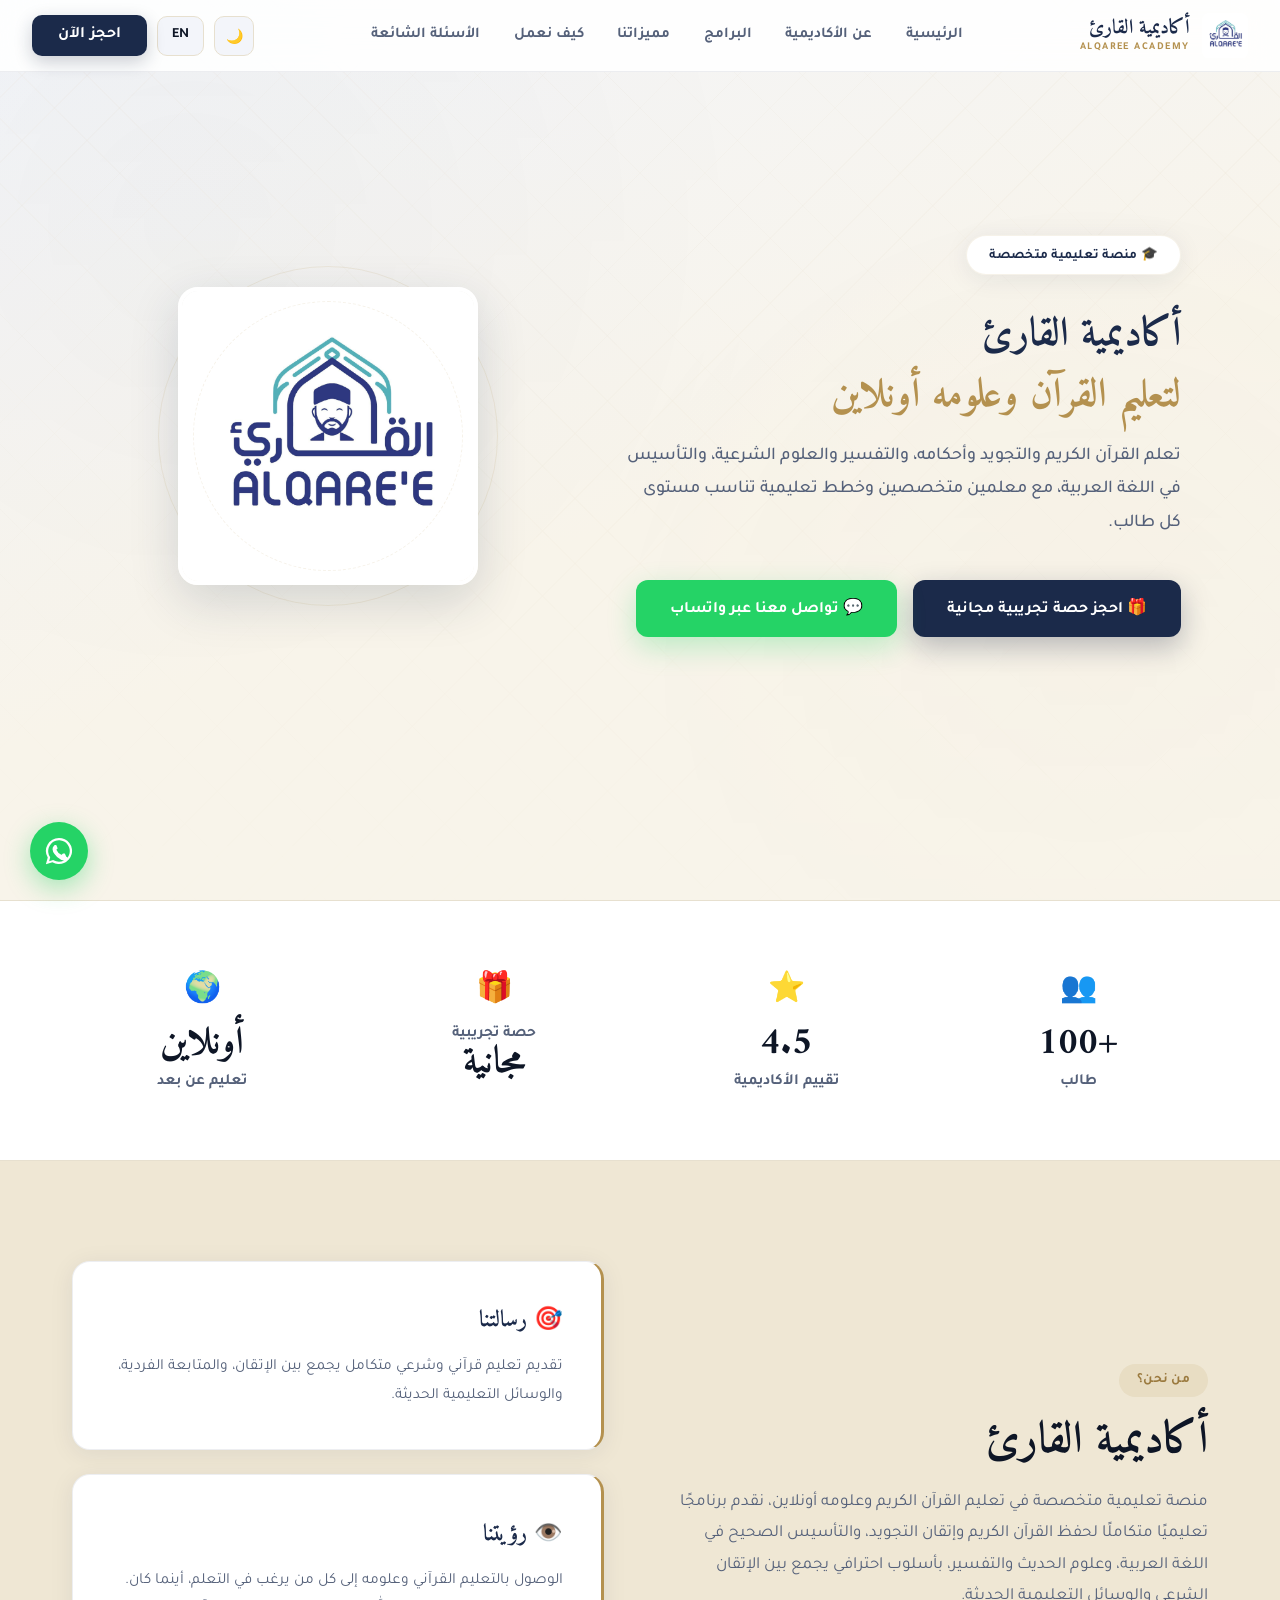
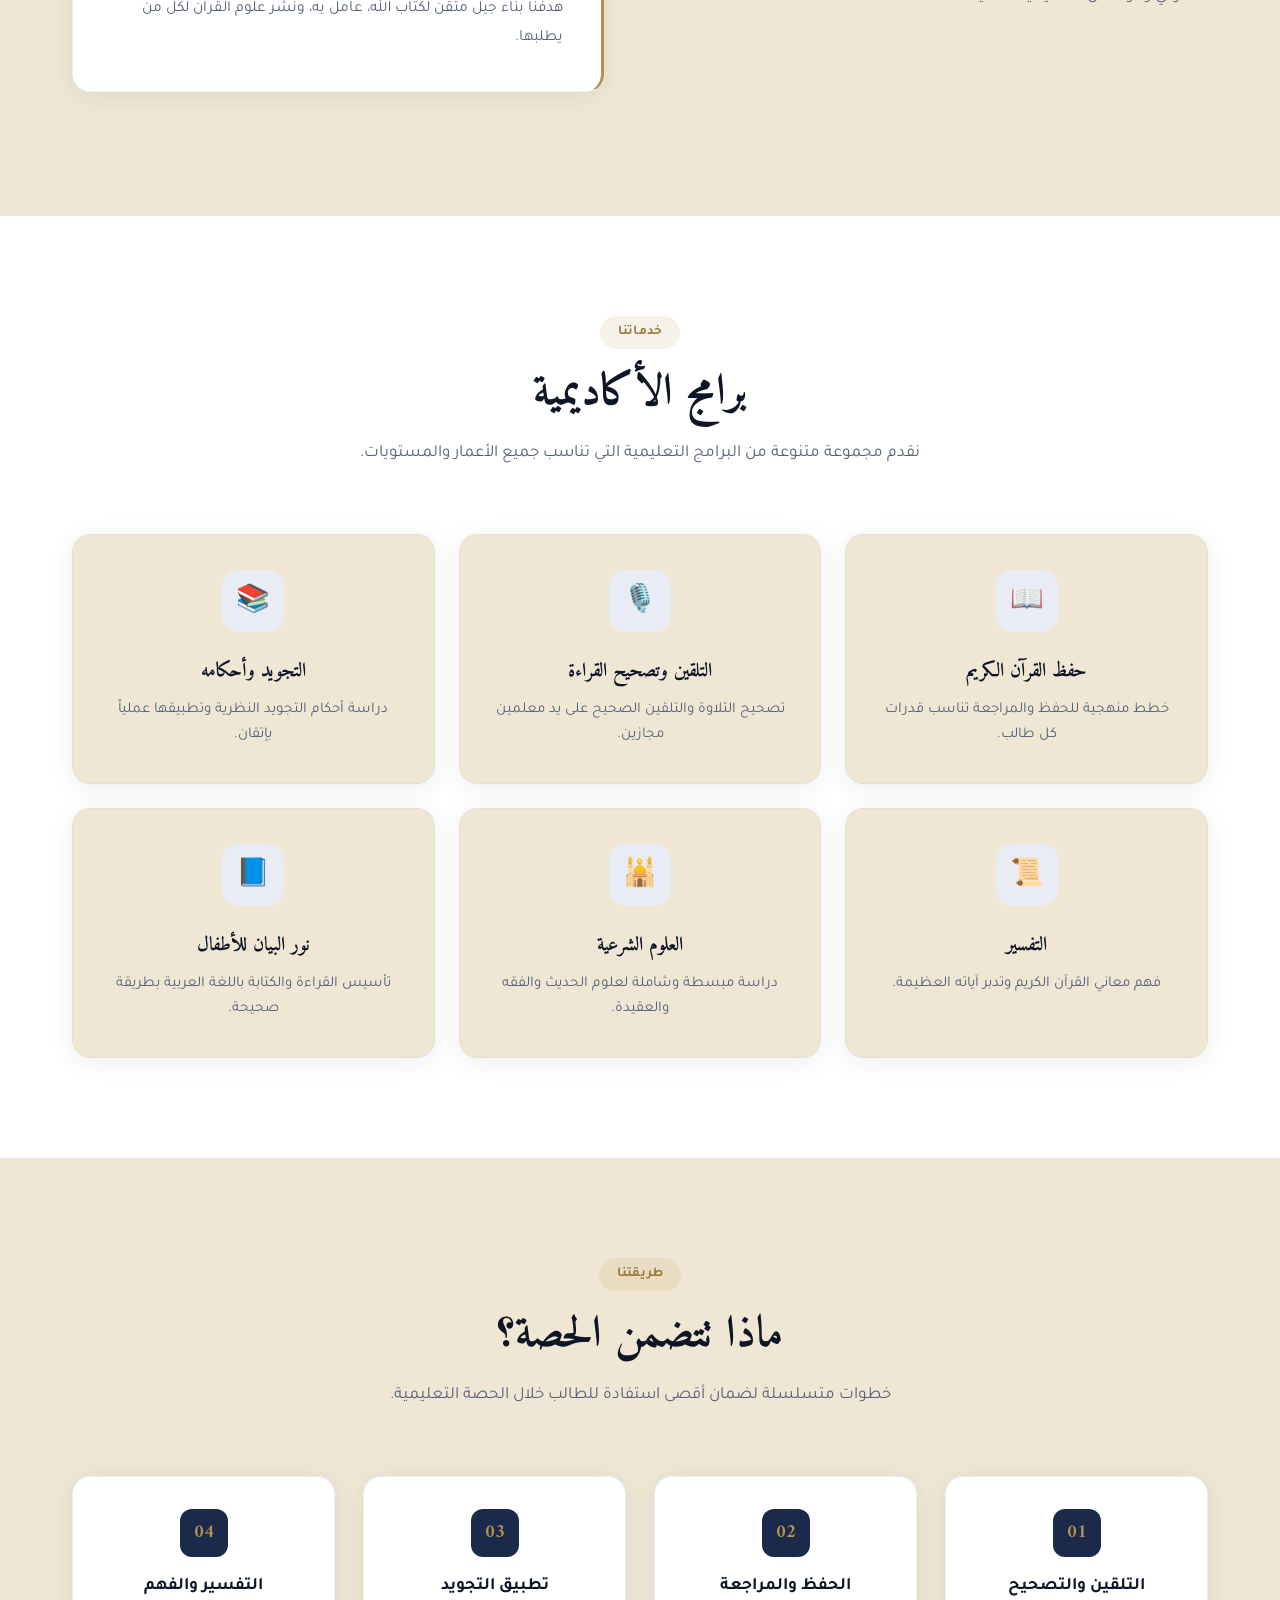
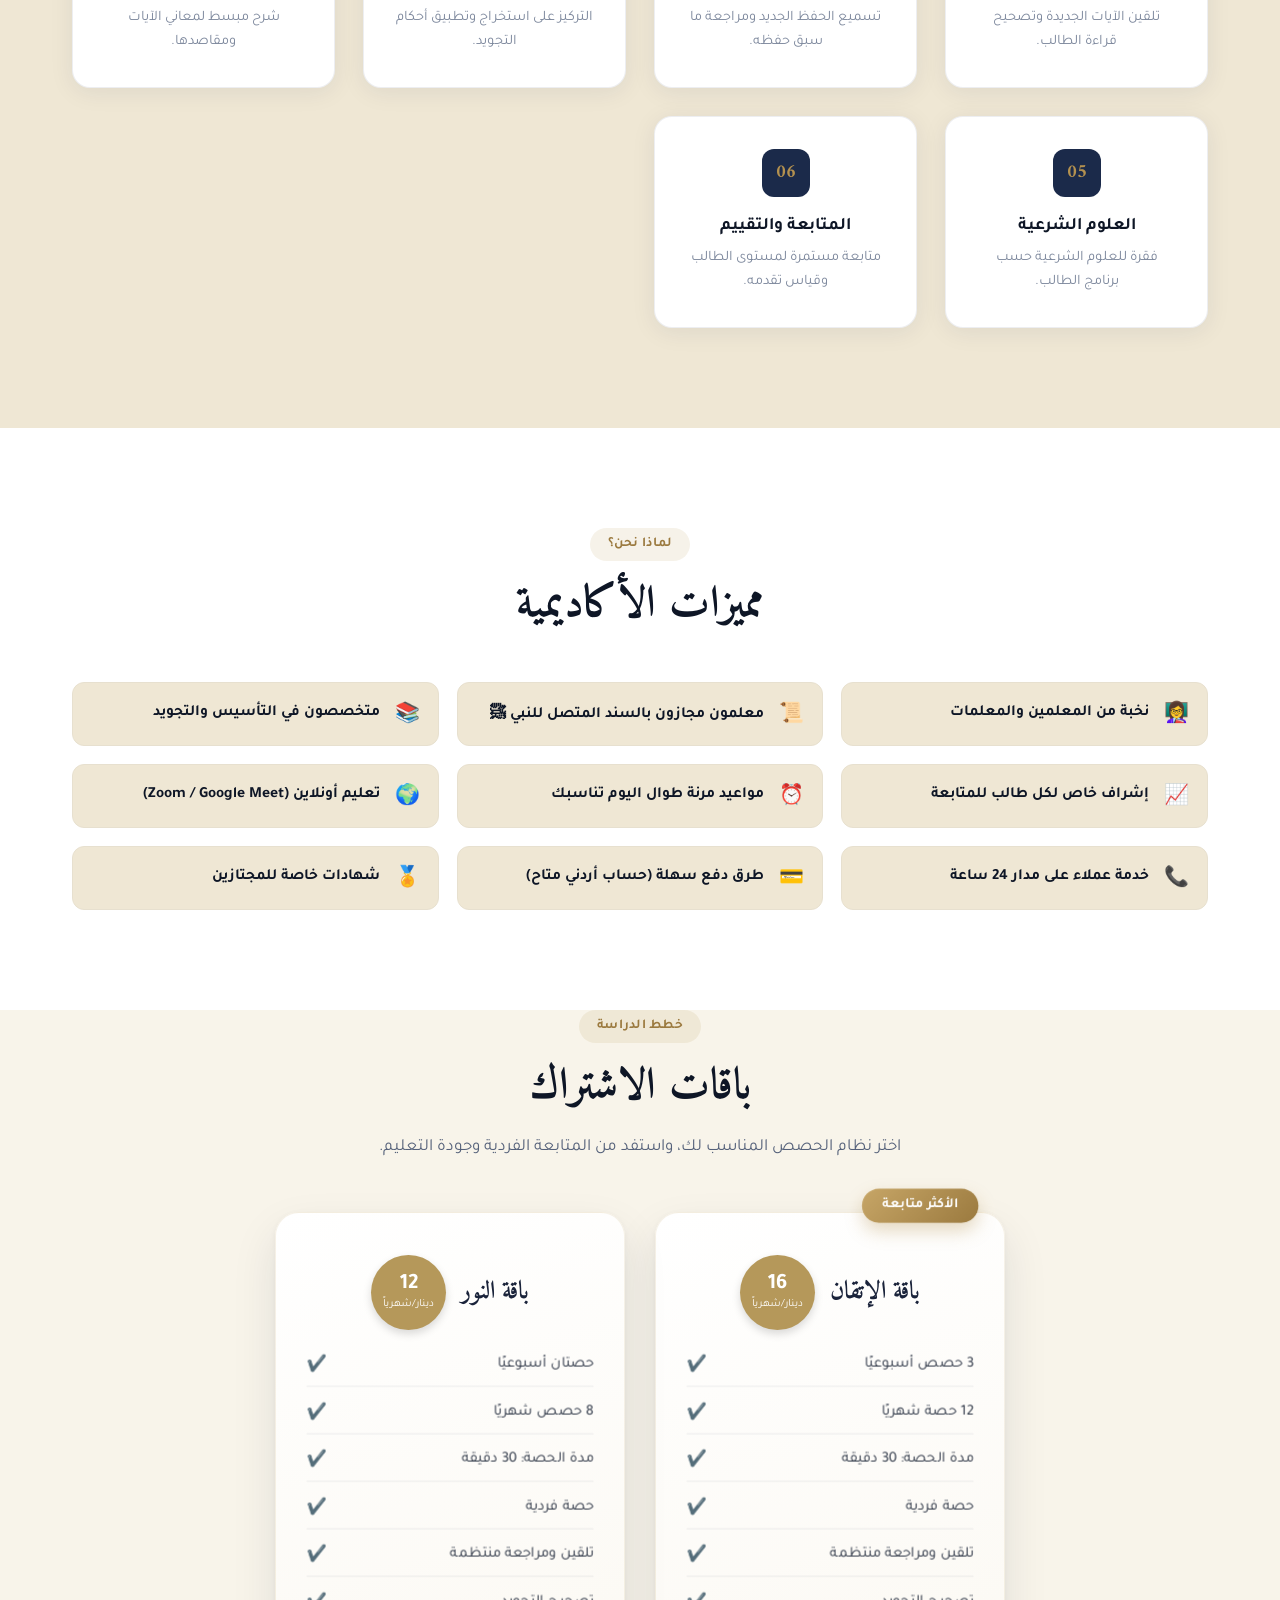
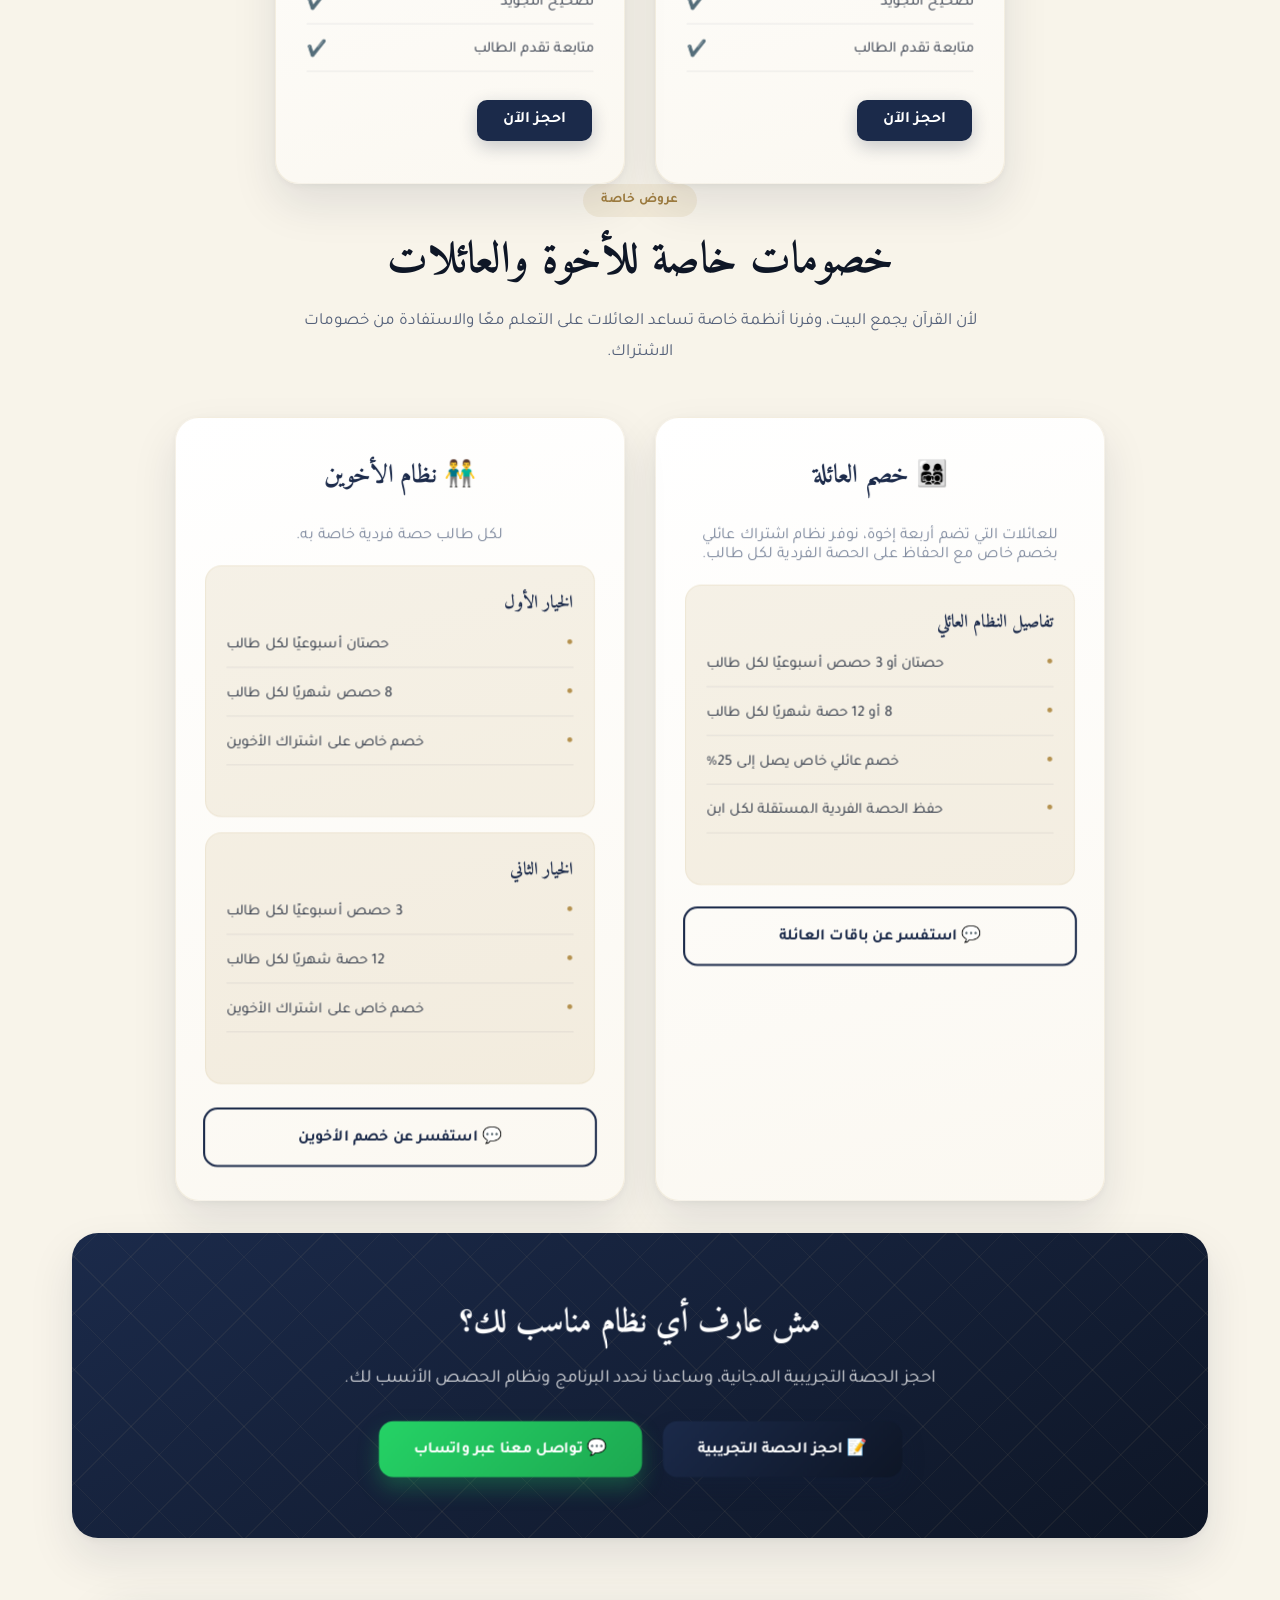
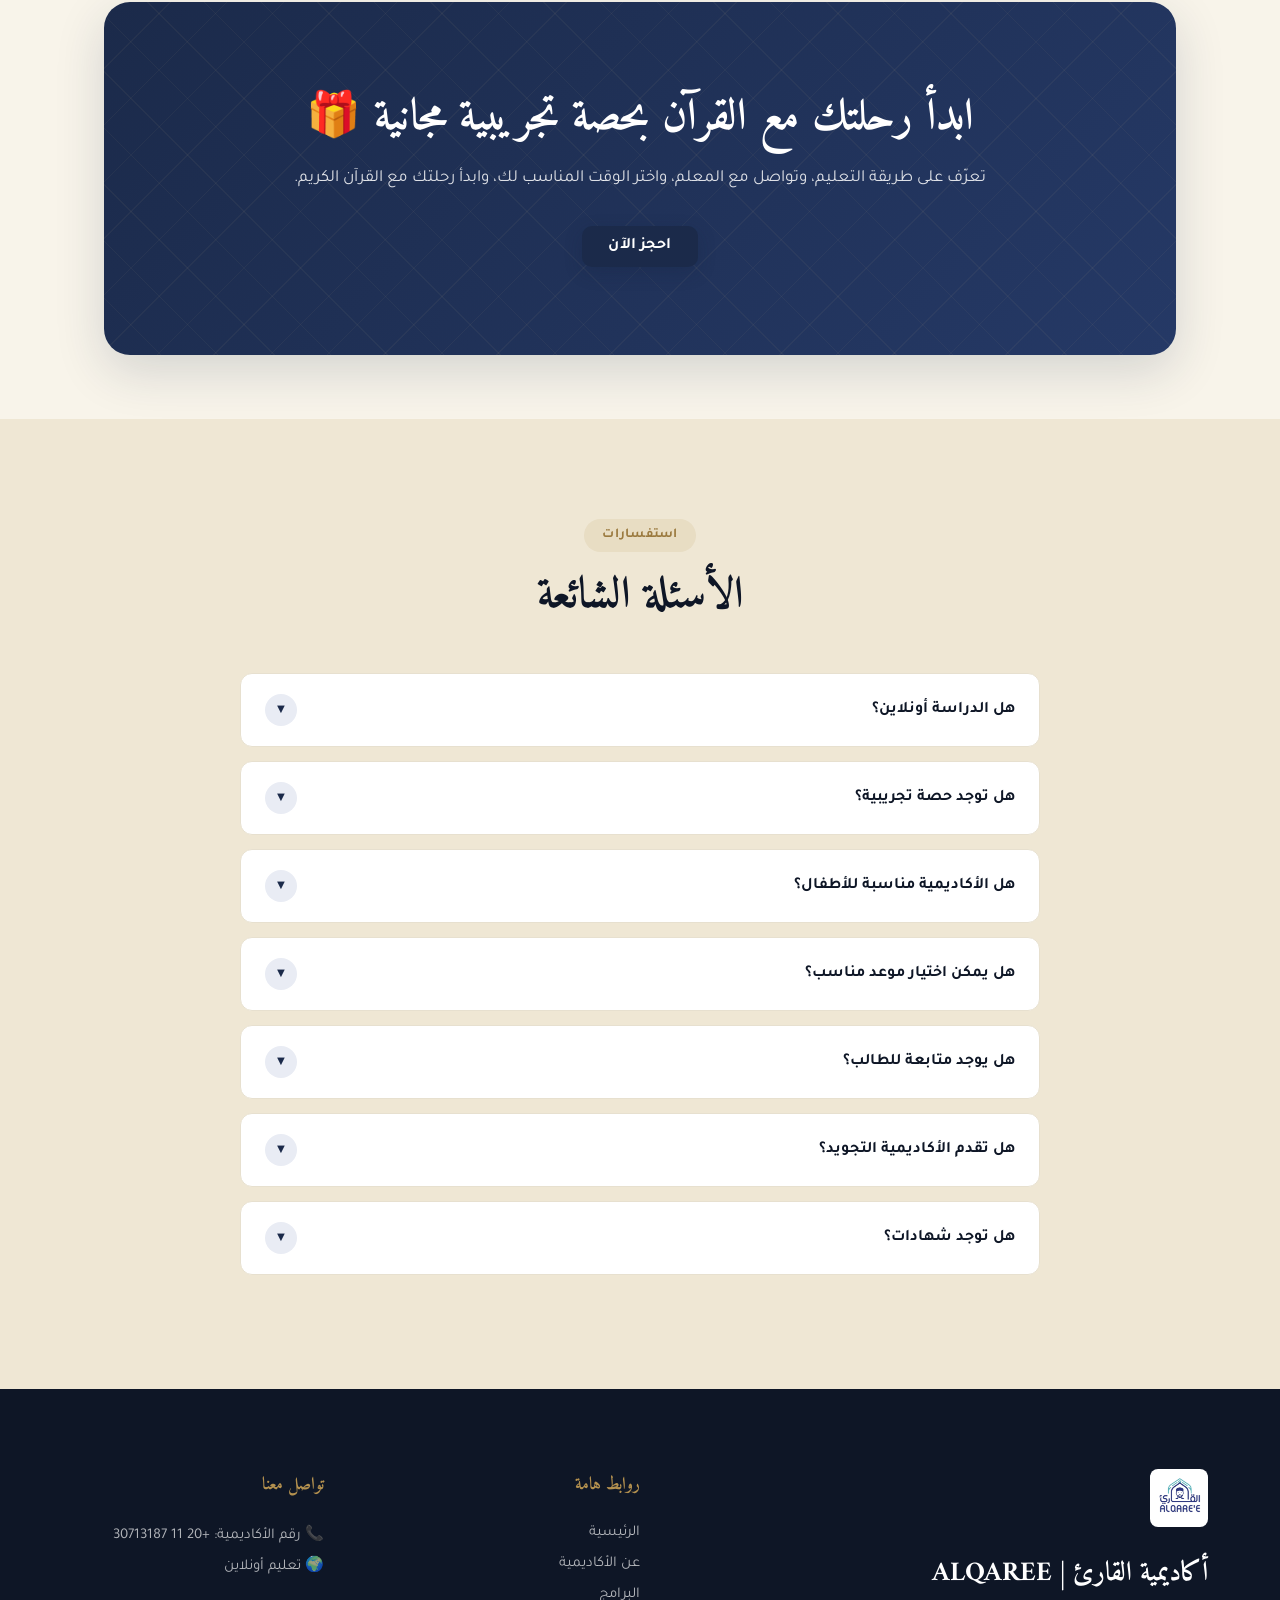
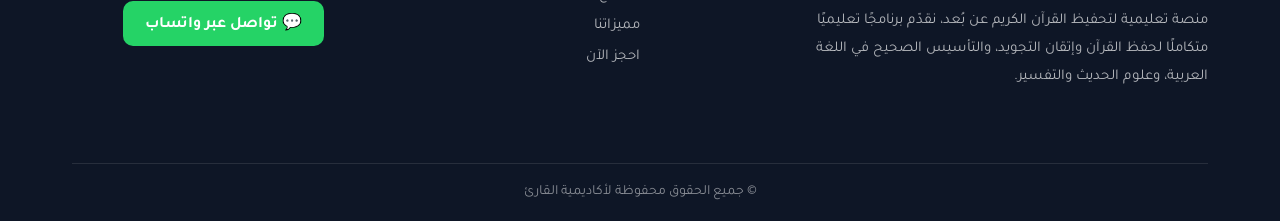
<file: index.html>
<!DOCTYPE html>
<html lang="ar" dir="rtl" data-theme="light">
<head>
<meta charset="UTF-8">
<meta name="viewport" content="width=device-width, initial-scale=1.0">
<title data-i18n="page_title">أكاديمية القارئ | تعليم القرآن الكريم والتجويد والعلوم الشرعية أونلاين</title>

<!-- Facebook Domain Verification -->
<meta name="facebook-domain-verification" content="b0ya1igfwfctsyfif7f6wbqthtu5ta" />

<!-- Meta Pixel Code -->
<script>
!function(f,b,e,v,n,t,s)
{if(f.fbq)return;n=f.fbq=function(){n.callMethod?
n.callMethod.apply(n,arguments):n.queue.push(arguments)};
if(!f._fbq)f._fbq=n;n.push=n;n.loaded=!0;n.version='2.0';
n.queue=[];t=b.createElement(e);t.async=!0;
t.src=v;s=b.getElementsByTagName(e)[0];
s.parentNode.insertBefore(t,s)}(window, document,'script',
'https://connect.facebook.net/en_US/fbevents.js');
fbq('init', '1614909166922702');
fbq('track', 'PageView');
</script>
<noscript><img height="1" width="1" style="display:none"
src="https://www.facebook.com/tr?id=1614909166922702&ev=PageView&noscript=1"
/></noscript>
<!-- End Meta Pixel Code -->

<meta name="description" content="أكاديمية القارئ لتعليم القرآن الكريم وحفظه، والتجويد وأحكامه، والتفسير، والعلوم الشرعية، ونور البيان للأطفال، أونلاين مع معلمين متخصصين وحصة تجريبية مجانية.">
<meta name="theme-color" content="#1B2A4A">
<link rel="preconnect" href="https://fonts.googleapis.com">
<link rel="preconnect" href="https://fonts.gstatic.com" crossorigin>
<link href="https://fonts.googleapis.com/css2?family=Amiri:wght@400;700&family=Tajawal:wght@300;400;500;700;800;900&family=Inter:wght@300;400;500;600;700&display=swap" rel="stylesheet">
<link rel="stylesheet" href="style.css">

<style>
    /* Helper Utility Classes for Clean HTML */
    .btn-link-styled {
        text-decoration: none;
        display: inline-block;
        text-align: center;
    }
    .btn-block-styled {
        text-decoration: none;
        display: block;
        text-align: center;
        margin-top: 20px;
    }
    .mt-space-2 {
        margin-top: 2rem;
    }
    .mt-space-15 {
        margin-top: 15px;
    }
</style>
</head>
<body>

<!-- NAVBAR -->
<nav id="navbar">
  <a class="nav-logo" href="#home">
    <img src="assets/logo.jpg" alt="أكاديمية القارئ">
    <div class="nav-logo-text">
      <div class="nav-logo-ar" data-i18n="logo_ar">أكاديمية القارئ</div>
      <div class="nav-logo-en">ALQAREE ACADEMY</div>
    </div>
  </a>
  <ul class="nav-links">
    <li><a href="#home" data-i18n="nav_home">الرئيسية</a></li>
    <li><a href="#about" data-i18n="nav_about">عن الأكاديمية</a></li>
    <li><a href="#services" data-i18n="nav_services">البرامج</a></li>
    <li><a href="#features" data-i18n="nav_features">مميزاتنا</a></li>
    <li><a href="#process" data-i18n="nav_process">كيف نعمل</a></li>
    <li><a href="#faq" data-i18n="nav_faq">الأسئلة الشائعة</a></li>
  </ul>
  <div class="nav-actions">
    <button class="theme-toggle" id="theme-toggle-btn" aria-label="تبديل الوضع الليلي والنهاري">🌙</button>
    <button class="lang-toggle" id="lang-toggle-btn" aria-label="تبديل اللغة">EN</button>
    <a href="./booking.html" class="nav-cta btn-link-styled" data-i18n="book_now">احجز الآن</a>
  </div>
  
  <button class="nav-hamburger" id="menu-btn" aria-label="فتح القائمة" aria-expanded="false" aria-controls="mobile-menu">
    <span></span><span></span><span></span>
  </button>
</nav>

<!-- MOBILE MENU -->
<div class="mobile-menu" id="mobile-menu">
  <a href="#home" class="mobile-link" data-i18n="nav_home">الرئيسية</a>
  <a href="#about" class="mobile-link" data-i18n="nav_about">عن الأكاديمية</a>
  <a href="#services" class="mobile-link" data-i18n="nav_services">البرامج</a>
  <a href="#features" class="mobile-link" data-i18n="nav_features">مميزاتنا</a>
  <a href="#process" class="mobile-link" data-i18n="nav_process">كيف نعمل</a>
  <a href="#faq" class="mobile-link" data-i18n="nav_faq">الأسئلة الشائعة</a>
  <div class="mobile-actions">
    <button class="theme-toggle" id="mobile-theme-btn">🌙 الوضع الليلي</button>
    <button class="lang-toggle" id="mobile-lang-btn">English</button>
  </div>
  <a href="./booking.html" class="nav-cta btn-link-styled" data-i18n="book_now">احجز الآن</a>
</div>

<!-- HERO -->
<section class="hero" id="home">
  <div class="hero-pattern"></div>
  <div class="container hero-content">
    <div class="hero-text reveal visible">
      <div class="hero-badge" data-i18n="hero_badge">🎓 منصة تعليمية متخصصة</div>
      <h1 class="hero-title"><span data-i18n="hero_title_1">أكاديمية القارئ</span> <span data-i18n="hero_title_2">لتعليم القرآن وعلومه أونلاين</span></h1>
      <p class="hero-sub" data-i18n="hero_sub">تعلم القرآن الكريم والتجويد وأحكامه، والتفسير والعلوم الشرعية، والتأسيس في اللغة العربية، مع معلمين متخصصين وخطط تعليمية تناسب مستوى كل طالب.</p>
      <div class="hero-btns">
        <a href="./booking.html" class="btn-primary btn-link-styled" data-i18n="hero_btn_book">🎁 احجز حصة تجريبية مجانية</a>
        <a href="https://wa.me/201130713187?text=السلام عليكم، أريد الاستفسار عن أكاديمية القارئ وحجز حصة تجريبية مجانية." target="_blank" rel="noopener noreferrer" class="btn-wa" data-i18n="hero_btn_wa">💬 تواصل معنا عبر واتساب</a>
      </div>
    </div>
    <div class="hero-visual reveal visible">
        <img src="assets/logo.jpg" alt="أكاديمية القارئ Logo">
    </div>
  </div>
</section>

<!-- STATS -->
<section class="stats-bar">
  <div class="container stats-grid reveal">
    <div class="stat-item">
      <div class="stat-icon">👥</div>
      <div class="stat-num">+100</div>
      <div class="stat-label" data-i18n="stat_students">طالب</div>
    </div>
    <div class="stat-item">
      <div class="stat-icon">⭐</div>
      <div class="stat-num">4.5</div>
      <div class="stat-label" data-i18n="stat_rating">تقييم الطلاب للأكاديمية</div>
    </div>
    <div class="stat-item">
      <div class="stat-icon">🎁</div>
      <div class="stat-label" data-i18n="stat_free">حصة تجريبية</div>
      <div class="stat-num" data-i18n="stat_free_val">مجانية</div>
    </div>
    <div class="stat-item">
      <div class="stat-icon">🌍</div>
      <div class="stat-num" data-i18n="stat_online_val">أونلاين</div>
      <div class="stat-label" data-i18n="stat_online">تعليم عن بعد</div>
    </div>
  </div>
</section>

<!-- ABOUT -->
<section class="about" id="about">
  <div class="container reveal">
    <div class="about-grid">
        <div>
            <div class="section-tag" data-i18n="about_tag">من نحن؟</div>
            <h2 class="section-title" data-i18n="about_title">أكاديمية القارئ</h2>
            <p class="section-sub" data-i18n="about_desc">منصة تعليمية متخصصة في تعليم القرآن الكريم وعلومه أونلاين، نقدم برنامجًا تعليميًا متكاملًا لحفظ القرآن الكريم وإتقان التجويد، والتأسيس الصحيح في اللغة العربية، وعلوم الحديث والتفسير، بأسلوب احترافي يجمع بين الإتقان الشرعي والوسائل التعليمية الحديثة.</p>
        </div>
        <div>
            <div class="about-card">
                <h3 data-i18n="mission_title">🎯 رسالتنا</h3>
                <p data-i18n="mission_desc">تقديم تعليم قرآني وشرعي متكامل يجمع بين الإتقان، والمتابعة الفردية، والوسائل التعليمية الحديثة.</p>
            </div>
            <div class="about-card">
                <h3 data-i18n="vision_title">👁️ رؤيتنا</h3>
                <p data-i18n="vision_desc">الوصول بالتعليم القرآني وعلومه إلى كل من يرغب في التعلم، أينما كان. هدفنا بناء جيل متقن لكتاب الله، عامل به، ونشر علوم القرآن لكل من يطلبها.</p>
            </div>
        </div>
    </div>
  </div>
</section>

<!-- SERVICES -->
<section class="services" id="services">
  <div class="container reveal">
    <div class="text-center">
        <div class="section-tag" data-i18n="services_tag">خدماتنا</div>
        <h2 class="section-title" data-i18n="services_title">برامج الأكاديمية</h2>
        <p class="section-sub text-center" data-i18n="services_sub">نقدم مجموعة متنوعة من البرامج التعليمية التي تناسب جميع الأعمار والمستويات.</p>
    </div>
    
    <div class="services-grid">
      <div class="service-card">
        <div class="service-icon">📖</div>
        <h3 class="service-title" data-i18n="srv_1_title">حفظ القرآن الكريم</h3>
        <p class="service-text" data-i18n="srv_1_desc">خطط منهجية للحفظ والمراجعة تناسب قدرات كل طالب.</p>
      </div>
      <div class="service-card">
        <div class="service-icon">🎙️</div>
        <h3 class="service-title" data-i18n="srv_2_title">التلقين وتصحيح القراءة</h3>
        <p class="service-text" data-i18n="srv_2_desc">تصحيح التلاوة والتلقين الصحيح على يد معلمين مجازين.</p>
      </div>
      <div class="service-card">
        <div class="service-icon">📚</div>
        <h3 class="service-title" data-i18n="srv_3_title">التجويد وأحكامه</h3>
        <p class="service-text" data-i18n="srv_3_desc">دراسة أحكام التجويد النظرية وتطبيقها عملياً بإتقان.</p>
      </div>
      <div class="service-card">
        <div class="service-icon">📜</div>
        <h3 class="service-title" data-i18n="srv_4_title">التفسير</h3>
        <p class="service-text" data-i18n="srv_4_desc">فهم معاني القرآن الكريم وتدبر آياته العظيمة.</p>
      </div>
      <div class="service-card">
        <div class="service-icon">🕌</div>
        <h3 class="service-title" data-i18n="srv_5_title">العلوم الشرعية</h3>
        <p class="service-text" data-i18n="srv_5_desc">دراسة مبسطة وشاملة لعلوم الحديث والفقه والعقيدة.</p>
      </div>
      <div class="service-card">
        <div class="service-icon">📘</div>
        <h3 class="service-title" data-i18n="srv_6_title">نور البيان للأطفال</h3>
        <p class="service-text" data-i18n="srv_6_desc">تأسيس القراءة والكتابة باللغة العربية بطريقة صحيحة.</p>
      </div>
    </div>
  </div>
</section>

<!-- PROCESS -->
<section class="process" id="process">
  <div class="container reveal">
    <div class="text-center">
        <div class="section-tag" data-i18n="process_tag">طريقتنا</div>
        <h2 class="section-title" data-i18n="process_title">ماذا تتضمن الحصة؟</h2>
        <p class="section-sub text-center" data-i18n="process_sub">خطوات متسلسلة لضمان أقصى استفادة للطالب خلال الحصة التعليمية.</p>
    </div>

    <div class="process-steps">
      <div class="process-step">
        <div class="step-num">01</div>
        <h3 class="step-title" data-i18n="step_1_title">التلقين والتصحيح</h3>
        <p class="step-text" data-i18n="step_1_desc">تلقين الآيات الجديدة وتصحيح قراءة الطالب.</p>
      </div>
      <div class="process-step">
        <div class="step-num">02</div>
        <h3 class="step-title" data-i18n="step_2_title">الحفظ والمراجعة</h3>
        <p class="step-text" data-i18n="step_2_desc">تسميع الحفظ الجديد ومراجعة ما سبق حفظه.</p>
      </div>
      <div class="process-step">
        <div class="step-num">03</div>
        <h3 class="step-title" data-i18n="step_3_title">تطبيق التجويد</h3>
        <p class="step-text" data-i18n="step_3_desc">التركيز على استخراج وتطبيق أحكام التجويد.</p>
      </div>
      <div class="process-step">
        <div class="step-num">04</div>
        <h3 class="step-title" data-i18n="step_4_title">التفسير والفهم</h3>
        <p class="step-text" data-i18n="step_4_desc">شرح مبسط لمعاني الآيات ومقاصدها.</p>
      </div>
      <div class="process-step">
        <div class="step-num">05</div>
        <h3 class="step-title" data-i18n="step_5_title">العلوم الشرعية</h3>
        <p class="step-text" data-i18n="step_5_desc">فقرة للعلوم الشرعية حسب برنامج الطالب.</p>
      </div>
      <div class="process-step">
        <div class="step-num">06</div>
        <h3 class="step-title" data-i18n="step_6_title">المتابعة والتقييم</h3>
        <p class="step-text" data-i18n="step_6_desc">متابعة مستمرة لمستوى الطالب وقياس تقدمه.</p>
      </div>
    </div>
  </div>
</section>

<!-- FEATURES -->
<section class="features" id="features">
  <div class="container reveal">
    <div class="text-center">
        <div class="section-tag" data-i18n="features_tag">لماذا نحن؟</div>
        <h2 class="section-title" data-i18n="features_title">مميزات الأكاديمية</h2>
    </div>
    
    <div class="features-list">
        <div class="feature-item">
            <span>👩‍🏫</span>
            <span data-i18n="feat_1">نخبة من المعلمين والمعلمات</span>
        </div>
        <div class="feature-item">
            <span>📜</span>
            <span data-i18n="feat_2">معلمون مجازون بالسند المتصل للنبي ﷺ</span>
        </div>
        <div class="feature-item">
            <span>📚</span>
            <span data-i18n="feat_3">متخصصون في التأسيس والتجويد</span>
        </div>
        <div class="feature-item">
            <span>📈</span>
            <span data-i18n="feat_4">إشراف خاص لكل طالب للمتابعة</span>
        </div>
        <div class="feature-item">
            <span>⏰</span>
            <span data-i18n="feat_5">مواعيد مرنة طوال اليوم تناسبك</span>
        </div>
        <div class="feature-item">
            <span>🌍</span>
            <span data-i18n="feat_6">تعليم أونلاين (Zoom / Google Meet)</span>
        </div>
        <div class="feature-item">
            <span>📞</span>
            <span data-i18n="feat_7">خدمة عملاء على مدار 24 ساعة</span>
        </div>
        <div class="feature-item">
            <span>💳</span>
            <span data-i18n="feat_8">طرق دفع سهلة (حساب أردني متاح)</span>
        </div>
        <div class="feature-item">
            <span>🏅</span>
            <span data-i18n="feat_9">شهادات خاصة للمجتازين</span>
        </div>
    </div>
  </div>
</section>

<!-- PRICING PACKAGES -->
<section class="container reveal" id="pricing">
  <div class="text-center">
    <div class="section-tag" data-i18n="pricing_tag">خطط الدراسة</div>
    <h2 class="section-title" data-i18n="pricing_title">باقات الاشتراك</h2>
    <p class="section-sub text-center" data-i18n="pricing_sub">اختر نظام الحصص المناسب لك، واستفد من المتابعة الفردية وجودة التعليم.</p>
  </div>
  <div class="pricing-grid">
    <!-- باقة الإتقان 3D -->
    <div class="pricing-card">
      <div class="badge-3d" data-i18n="most_followed">الأكثر متابعة</div>
      <div class="package-title-wrapper">
        <h3 data-i18n="package_2_name">باقة الإتقان</h3>
        <div class="price-circle">
            <span class="price-amount">16</span>
            <span class="price-currency">دينار/شهرياً</span>
        </div>
      </div>
      <ul class="pricing-features">
        <li><span data-i18n="pkg_itqan_f1">3 حصص أسبوعيًا</span> <span class="check">✔️</span></li>
        <li><span data-i18n="pkg_itqan_f2">12 حصة شهريًا</span> <span class="check">✔️</span></li>
        <li><span data-i18n="pkg_itqan_f3">مدة الحصة: 30 دقيقة</span> <span class="check">✔️</span></li>
        <li><span data-i18n="pkg_itqan_f4">حصة فردية</span> <span class="check">✔️</span></li>
        <li><span data-i18n="pkg_itqan_f5">تلقين ومراجعة منتظمة</span> <span class="check">✔️</span></li>
        <li><span data-i18n="pkg_itqan_f6">تصحيح التجويد</span> <span class="check">✔️</span></li>
        <li><span data-i18n="pkg_itqan_f7">متابعة تقدم الطالب</span> <span class="check">✔️</span></li>
      </ul>
      <a href="./booking.html" class="nav-cta btn-link-styled" data-i18n="book_now">احجز الآن</a>
    </div>

    <!-- باقة النور 3D -->
    <div class="pricing-card">
      <div class="package-title-wrapper">
        <h3 data-i18n="package_1_name">باقة النور</h3>
        <div class="price-circle">
            <span class="price-amount">12</span>
            <span class="price-currency">دينار/شهرياً</span>
        </div>
      </div>
      <ul class="pricing-features">
        <li><span data-i18n="pkg_noor_f1">حصتان أسبوعيًا</span> <span class="check">✔️</span></li>
        <li><span data-i18n="pkg_noor_f2">8 حصص شهريًا</span> <span class="check">✔️</span></li>
        <li><span data-i18n="pkg_noor_f3">مدة الحصة: 30 دقيقة</span> <span class="check">✔️</span></li>
        <li><span data-i18n="pkg_noor_f4">حصة فردية</span> <span class="check">✔️</span></li>
        <li><span data-i18n="pkg_noor_f5">تلقين ومراجعة منتظمة</span> <span class="check">✔️</span></li>
        <li><span data-i18n="pkg_noor_f6">تصحيح التجويد</span> <span class="check">✔️</span></li>
        <li><span data-i18n="pkg_noor_f7">متابعة تقدم الطالب</span> <span class="check">✔️</span></li>
      </ul>
      <a href="./booking.html" class="nav-cta btn-link-styled" data-i18n="book_now">احجز الآن</a>
    </div>
  </div>
</section>

<!-- FAMILY DISCOUNTS -->
<section class="container reveal" id="discounts">
  <div class="text-center">
    <div class="section-tag" data-i18n="discounts_tag">عروض خاصة</div>
    <h2 class="section-title" data-i18n="discounts_title">خصومات خاصة للأخوة والعائلات</h2>
    <p class="section-sub text-center" data-i18n="discounts_sub">لأن القرآن يجمع البيت، وفرنا أنظمة خاصة تساعد العائلات على التعلم معًا والاستفادة من خصومات الاشتراك.</p>
  </div>
  <div class="discounts-grid">
    <!-- Family Card -->
    <div class="pricing-card pricing-card--wide">
      <h3 data-i18n="family_discount_title">👨‍👩‍👧‍👦 خصم العائلة</h3>
      <p class="discount-lead" data-i18n="family_discount_sub">للعائلات التي تضم أربعة إخوة، نوفر نظام اشتراك عائلي بخصم خاص مع الحفاظ على الحصة الفردية لكل طالب.</p>
      <div class="discount-box">
        <h4 data-i18n="family_details_title">تفاصيل النظام العائلي</h4>
        <ul class="pricing-features">
          <li><span class="dot">•</span> <span data-i18n="fam_f1">حصتان أو 3 حصص أسبوعيًا لكل طالب</span></li>
          <li><span class="dot">•</span> <span data-i18n="fam_f2">8 أو 12 حصة شهريًا لكل طالب</span></li>
          <li><span class="dot">•</span> <span data-i18n="fam_f3">خصم عائلي خاص يصل إلى 25%</span></li>
          <li><span class="dot">•</span> <span data-i18n="fam_f4">حفظ الحصة الفردية المستقلة لكل ابن</span></li>
        </ul>
      </div>
      <a href="https://wa.me/201130713187" target="_blank" rel="noopener noreferrer" class="btn-3d btn-outline-navy btn-block-styled" data-i18n="inquire_family">💬 استفسر عن باقات العائلة</a>
    </div>

    <!-- Siblings Card -->
    <div class="pricing-card pricing-card--wide">
      <h3 data-i18n="siblings_discount_title">👬 نظام الأخوين</h3>
      <p class="discount-lead" data-i18n="siblings_discount_sub">لكل طالب حصة فردية خاصة به.</p>
      <div class="discount-box">
        <h4 data-i18n="sib_op1_title">الخيار الأول</h4>
        <ul class="pricing-features">
          <li><span class="dot">•</span> <span data-i18n="sib_op1_f1">حصتان أسبوعيًا لكل طالب</span></li>
          <li><span class="dot">•</span> <span data-i18n="sib_op1_f2">8 حصص شهريًا لكل طالب</span></li>
          <li><span class="dot">•</span> <span data-i18n="sib_op1_f3">خصم خاص على اشتراك الأخوين</span></li>
        </ul>
      </div>
      <div class="discount-box mt-space-15">
        <h4 data-i18n="sib_op2_title">الخيار الثاني</h4>
        <ul class="pricing-features">
          <li><span class="dot">•</span> <span data-i18n="sib_op2_f1">3 حصص أسبوعيًا لكل طالب</span></li>
          <li><span class="dot">•</span> <span data-i18n="sib_op2_f2">12 حصة شهريًا لكل طالب</span></li>
          <li><span class="dot">•</span> <span data-i18n="sib_op2_f3">خصم خاص على اشتراك الأخوين</span></li>
        </ul>
      </div>
      <a href="https://wa.me/201130713187" target="_blank" rel="noopener noreferrer" class="btn-3d btn-outline-navy btn-block-styled" data-i18n="inquire_siblings">💬 استفسر عن خصم الأخوين</a>
    </div>
  </div>
</section>

<!-- HELP BANNER CTA -->
<section class="container reveal mt-space-2">
  <div class="help-banner-content">
    <h2 data-i18n="help_title">مش عارف أي نظام مناسب لك؟</h2>
    <p data-i18n="help_sub">احجز الحصة التجريبية المجانية، وساعدنا نحدد البرنامج ونظام الحصص الأنسب لك.</p>
    <div class="help-btns">
      <a href="./booking.html" class="btn-3d btn-link-styled" data-i18n="book_trial_help">📝 احجز الحصة التجريبية</a>
      <a href="https://wa.me/201130713187" target="_blank" rel="noopener noreferrer" class="btn-3d btn-3d--wa" data-i18n="wa_help">💬 تواصل معنا عبر واتساب</a>
    </div>
  </div>
</section>

<!-- BOOKING CTA -->
<section class="container reveal" id="booking">
    <div class="booking-cta">
        <h2 class="section-title" data-i18n="cta_title">ابدأ رحلتك مع القرآن بحصة تجريبية مجانية 🎁</h2>
        <p class="section-sub text-center" data-i18n="cta_sub">تعرّف على طريقة التعليم، وتواصل مع المعلم، واختر الوقت المناسب لك، وابدأ رحلتك مع القرآن الكريم.</p>
        <div class="mt-space-2">
            <a href="./booking.html" class="nav-cta btn-link-styled" data-i18n="book_now">📅 اضغط هنا لحجز حصتك التجريبية الآن</a>
        </div>
    </div>
</section>

<!-- FAQ -->
<section class="faq" id="faq">
  <div class="container reveal">
    <div class="text-center">
        <div class="section-tag" data-i18n="faq_tag">استفسارات</div>
        <h2 class="section-title" data-i18n="faq_title">الأسئلة الشائعة</h2>
    </div>
    
    <div class="faq-list">
      <div class="faq-item">
        <button class="faq-q" aria-expanded="false" aria-controls="faq-a-1"><span data-i18n="faq_1_q">هل الدراسة أونلاين؟</span> <span class="faq-arrow">▼</span></button>
        <div id="faq-a-1" class="faq-a"><p data-i18n="faq_1_a">نعم، يتم التعليم عن بعد بشكل تفاعلي ومباشر باستخدام منصات Zoom أو Google Meet.</p></div>
      </div>
      <div class="faq-item">
        <button class="faq-q" aria-expanded="false" aria-controls="faq-a-2"><span data-i18n="faq_2_q">هل توجد حصة تجريبية؟</span> <span class="faq-arrow">▼</span></button>
        <div id="faq-a-2" class="faq-a"><p data-i18n="faq_2_a">نعم، نقدم حصة تجريبية مجانية لتقييم المستوى والتعرف على المعلم وطريقة الشرح.</p></div>
      </div>
      <div class="faq-item">
        <button class="faq-q" aria-expanded="false" aria-controls="faq-a-3"><span data-i18n="faq_3_q">هل الأكاديمية مناسبة للأطفال؟</span> <span class="faq-arrow">▼</span></button>
        <div id="faq-a-3" class="faq-a"><p data-i18n="faq_3_a">نعم، توجد برامج خاصة مصممة للأطفال ومنها منهج "نور البيان" لتأسيس القراءة والكتابة.</p></div>
      </div>
      <div class="faq-item">
        <button class="faq-q" aria-expanded="false" aria-controls="faq-a-4"><span data-i18n="faq_4_q">هل يمكن اختيار موعد مناسب؟</span> <span class="faq-arrow">▼</span></button>
        <div id="faq-a-4" class="faq-a"><p data-i18n="faq_4_a">نعم، نوفر مواعيد مرنة طوال اليوم لاختيار ما يناسب جدولك، وذلك حسب التوفر.</p></div>
      </div>
      <div class="faq-item">
        <button class="faq-q" aria-expanded="false" aria-controls="faq-a-5"><span data-i18n="faq_5_q">هل يوجد متابعة للطالب؟</span> <span class="faq-arrow">▼</span></button>
        <div id="faq-a-5" class="faq-a"><p data-i18n="faq_5_a">بالتأكيد، يوجد إشراف خاص ومتابعة دورية لتقدم مستوى الطالب وتواصل مستمر لضمان أفضل النتائج.</p></div>
      </div>
      <div class="faq-item">
        <button class="faq-q" aria-expanded="false" aria-controls="faq-a-6"><span data-i18n="faq_6_q">هل تقدم الأكاديمية التجويد؟</span> <span class="faq-arrow">▼</span></button>
        <div id="faq-a-6" class="faq-a"><p data-i18n="faq_6_a">نعم، يتم تعليم أحكام التجويد النظرية وتطبيقها عملياً أثناء التلاوة والحفظ.</p></div>
      </div>
      <div class="faq-item">
        <button class="faq-q" aria-expanded="false" aria-controls="faq-a-7"><span data-i18n="faq_7_q">هل توجد شهادات؟</span> <span class="faq-arrow">▼</span></button>
        <div id="faq-a-7" class="faq-a"><p data-i18n="faq_7_a">نعم، تُمنح شهادات خاصة للطلاب عند إتمامهم للبرامج أو المراحل التعليمية بنجاح.</p></div>
      </div>
    </div>
  </div>
</section>

<!-- FOOTER -->
<footer>
  <div class="container">
    <div class="footer-grid">
      <div>
        <div class="footer-brand">
            <img src="assets/logo.jpg" alt="أكاديمية القارئ">
            <h2 class="footer-brand-title">أكاديمية القارئ | ALQAREE</h2>
        </div>
        <p class="footer-about" data-i18n="footer_desc">منصة تعليمية لتحفيظ القرآن الكريم عن بُعد، نقدّم برنامجًا تعليميًا متكاملًا لحفظ القرآن وإتقان التجويد، والتأسيس الصحيح في اللغة العربية، وعلوم الحديث والتفسير.</p>
      </div>
      <div>
        <h4 class="footer-col-title" data-i18n="footer_links_title">روابط هامة</h4>
        <ul class="footer-links">
          <li><a href="#home" data-i18n="nav_home">الرئيسية</a></li>
          <li><a href="#about" data-i18n="nav_about">عن الأكاديمية</a></li>
          <li><a href="#services" data-i18n="nav_services">برامجنا</a></li>
          <li><a href="#features" data-i18n="nav_features">مميزاتنا</a></li>
          <li><a href="./booking.html" data-i18n="book_now">حجز حصة تجريبية</a></li>
        </ul>
      </div>
      <div>
        <h4 class="footer-col-title" data-i18n="footer_contact_title">تواصل معنا</h4>
        <div class="footer-contact">
            <p data-i18n="footer_phone">📞 رقم الأكاديمية: +20 11 30713187</p>
            <p data-i18n="footer_online">🌍 تعليم أونلاين</p>
        </div>
        <a href="https://wa.me/201130713187?text=السلام عليكم، أريد الاستفسار عن أكاديمية القارئ وحجز حصة تجريبية مجانية." target="_blank" rel="noopener noreferrer" class="footer-wa-btn" data-i18n="footer_wa_btn">💬 تواصل عبر واتساب</a>
      </div>
    </div>
    <div class="footer-bottom">
      <p data-i18n="footer_rights">© جميع الحقوق محفوظة لأكاديمية القارئ</p>
    </div>
  </div>
</footer>

<!-- WHATSAPP FLOAT -->
<div class="wa-float">
  <a href="https://wa.me/201130713187?text=السلام عليكم، أريد الاستفسار عن أكاديمية القارئ وحجز حصة تجريبية مجانية." target="_blank" rel="noopener noreferrer" class="wa-float-btn" aria-label="تواصل معنا عبر واتساب">
    <svg viewBox="0 0 32 32">
      <path d="M16 2a13.94 13.94 0 0 0-12 21l-2 7 7-2a13.94 13.94 0 1 0 7-26zm0 25.5a11.5 11.5 0 0 1-5.8-1.6l-.4-.2-4.3 1.1 1.1-4.2-.3-.4A11.5 11.5 0 1 1 16 27.5zm6.3-8.6c-.3-.2-2-.1-2.3.1s-.6.5-.8.8-.4.4-.7.2a9.1 9.1 0 0 1-5.1-5.1c-.2-.3 0-.5.2-.7s.5-.6.8-.8.1-.4 0-.7l-1-2.4c-.3-.7-.6-.6-.8-.6h-.7c-.2 0-.8.1-1.2.6a5.2 5.2 0 0 0-1.6 3.9 9.1 9.1 0 0 0 1.9 4.8 18.5 18.5 0 0 0 7.6 6.7 8.3 8.3 0 0 0 2.6.5c1.2 0 2.3-.5 3.1-1.4a3.8 3.8 0 0 0 .3-2.5c-.2-.1-.5-.2-.8-.3z"/>
    </svg>
  </a>
</div>

<script src="script.js"></script>
</body>
</html>
</file>
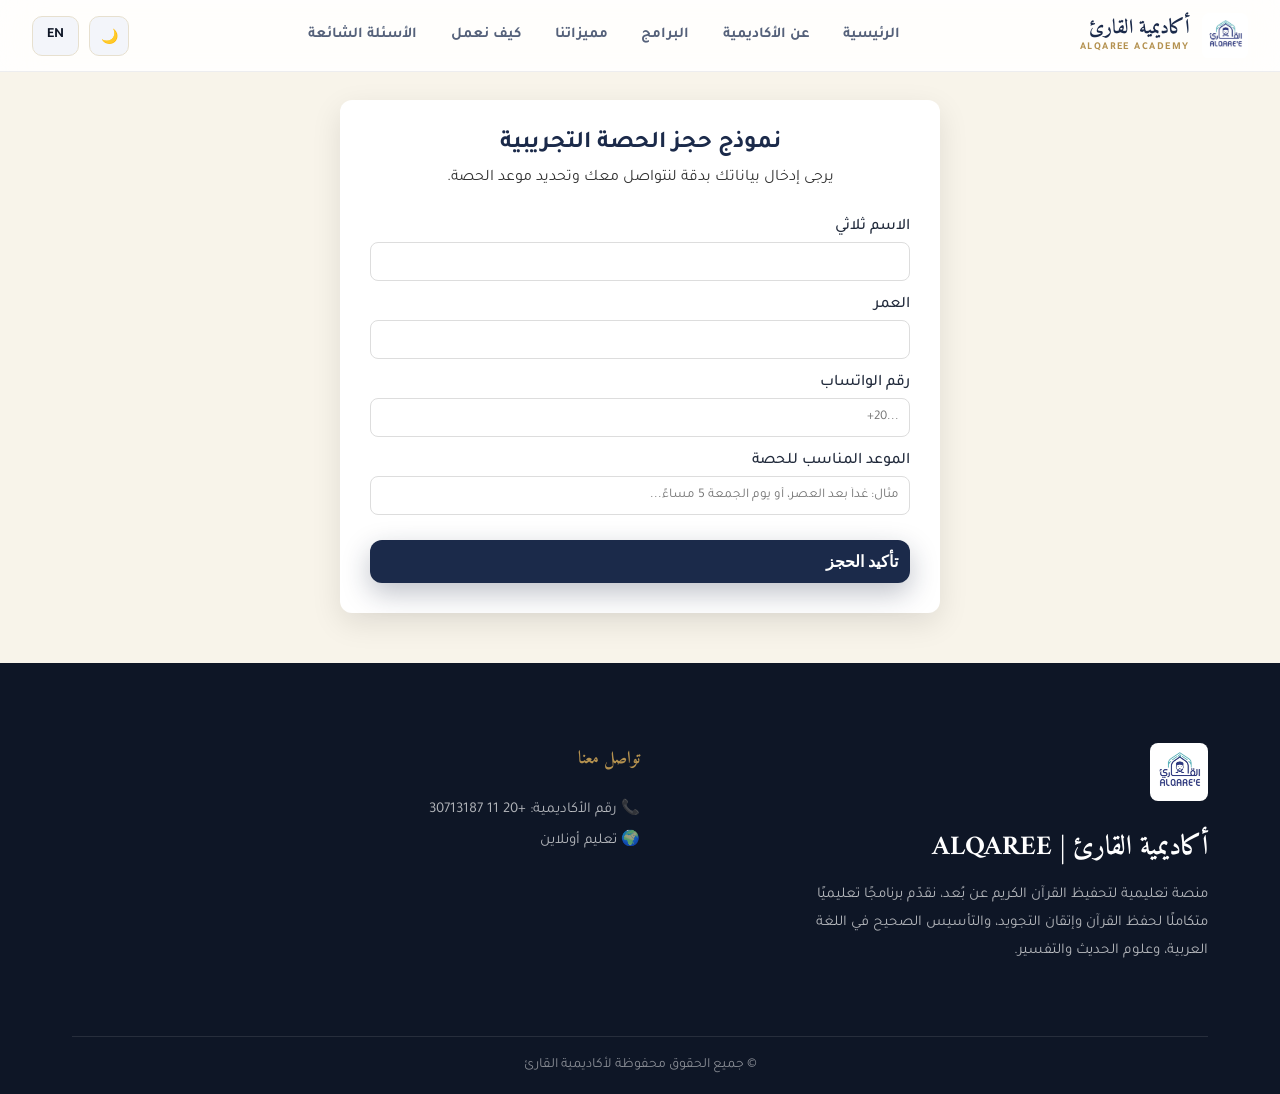
<file: booking.html>
<!DOCTYPE html>
<html lang="ar" dir="rtl" data-theme="light">
<head>
<meta charset="UTF-8">
<meta name="viewport" content="width=device-width, initial-scale=1.0">
<title data-i18n="page_title">حجز الحصة التجريبية | أكاديمية القارئ</title>

<!-- Facebook Domain Verification -->
<meta name="facebook-domain-verification" content="b0ya1igfwfctsyfif7f6wbqthtu5ta" />

<!-- Meta Pixel Code -->
<script>
!function(f,b,e,v,n,t,s)
{if(f.fbq)return;n=f.fbq=function(){n.callMethod?
n.callMethod.apply(n,arguments):n.queue.push(arguments)};
if(!f._fbq)f._fbq=n;n.push=n;n.loaded=!0;n.version='2.0';
n.queue=[];t=b.createElement(e);t.async=!0;
t.src=v;s=b.getElementsByTagName(e)[0];
s.parentNode.insertBefore(t,s)}(window, document,'script',
'https://connect.facebook.net/en_US/fbevents.js');
fbq('init', '1614909166922702');
fbq('track', 'PageView');
// حدث تتبع بدء الحجز
fbq('track', 'InitiateCheckout'); 
</script>
<noscript><img height="1" width="1" style="display:none"
src="https://www.facebook.com/tr?id=1614909166922702&ev=PageView&noscript=1"
/></noscript>
<!-- End Meta Pixel Code -->

<meta name="description" content="احجز حصتك التجريبية المجانية الآن مع أكاديمية القارئ.">
<meta name="theme-color" content="#1B2A4A">
<link rel="preconnect" href="https://fonts.googleapis.com">
<link rel="preconnect" href="https://fonts.gstatic.com" crossorigin>
<link href="https://fonts.googleapis.com/css2?family=Amiri:wght@400;700&family=Tajawal:wght@300;400;500;700;800;900&family=Inter:wght@300;400;500;600;700&display=swap" rel="stylesheet">
<link rel="stylesheet" href="style.css">

<style>
    /* Booking Page Layout */
    .booking-page-container {
        max-width: 600px;
        margin: 100px auto 50px;
        padding: 30px;
        background-color: var(--card-bg, #fff);
        border-radius: 12px;
        box-shadow: 0 10px 30px rgba(0,0,0,0.1);
    }
    .booking-page-container h2 {
        text-align: center;
        color: var(--primary-color, #1B2A4A);
        margin-bottom: 10px;
    }
    .booking-page-container p.subtitle {
        text-align: center;
        margin-bottom: 30px;
        color: var(--text-color, #333);
    }

    /* Form Styles */
    .booking-form {
        display: flex;
        flex-direction: column;
        gap: 15px;
    }
    .form-group {
        display: flex;
        flex-direction: column;
    }
    .form-label {
        display: block;
        margin-bottom: 5px;
        font-weight: 500;
    }
    .form-input {
        width: 100%;
        padding: 10px;
        border: 1px solid #ddd;
        border-radius: 8px;
        font-family: inherit;
        box-sizing: border-box;
        background: var(--input-bg, #fff);
        color: var(--text-color, #333);
    }
    .form-input.text-right {
        text-align: right;
    }
    .btn-submit {
        width: 100%;
        margin-top: 10px;
        padding: 12px;
        font-size: 16px;
        border: none;
        cursor: pointer;
    }
    .form-message {
        text-align: center;
        font-weight: bold;
        margin-top: 10px;
        display: none;
    }
</style>
</head>
<body>

<!-- NAVBAR -->
<nav id="navbar">
  <a class="nav-logo" href="./index.html">
    <img src="assets/logo.jpg" alt="أكاديمية القارئ">
    <div class="nav-logo-text">
      <div class="nav-logo-ar" data-i18n="logo_ar">أكاديمية القارئ</div>
      <div class="nav-logo-en">ALQAREE ACADEMY</div>
    </div>
  </a>

  <ul class="nav-links">
    <li><a href="./index.html" data-i18n="nav_home">الرئيسية</a></li>
    <li><a href="./index.html#about" data-i18n="nav_about">عن الأكاديمية</a></li>
    <li><a href="./index.html#services" data-i18n="nav_services">البرامج</a></li>
    <li><a href="./index.html#features" data-i18n="nav_features">مميزاتنا</a></li>
    <li><a href="./index.html#process" data-i18n="nav_process">كيف نعمل</a></li>
    <li><a href="./index.html#faq" data-i18n="nav_faq">الأسئلة الشائعة</a></li>
  </ul>

  <div class="nav-actions">
    <button class="theme-toggle" id="theme-toggle-btn" aria-label="تبديل الوضع الليلي والنهاري">🌙</button>
    <button class="lang-toggle" id="lang-toggle-btn" aria-label="تبديل اللغة">EN</button>
  </div>

  <button class="nav-hamburger" id="menu-btn" aria-label="فتح القائمة" aria-expanded="false" aria-controls="mobile-menu">
    <span></span><span></span><span></span>
  </button>
</nav>

<div class="mobile-menu" id="mobile-menu">
  <a href="./index.html" class="mobile-link" data-i18n="nav_home">الرئيسية</a>
  <a href="./index.html#about" class="mobile-link" data-i18n="nav_about">عن الأكاديمية</a>
  <a href="./index.html#services" class="mobile-link" data-i18n="nav_services">البرامج</a>
  <a href="./index.html#features" class="mobile-link" data-i18n="nav_features">مميزاتنا</a>
  <a href="./index.html#process" class="mobile-link" data-i18n="nav_process">كيف نعمل</a>
  <a href="./index.html#faq" class="mobile-link" data-i18n="nav_faq">الأسئلة الشائعة</a>
  <div class="mobile-actions">
    <button class="theme-toggle" id="mobile-theme-btn">🌙 الوضع الليلي</button>
    <button class="lang-toggle" id="mobile-lang-btn">English</button>
  </div>
</div>

<!-- MAIN BOOKING SECTION -->
<section class="container">
    <div class="booking-page-container">
        <h2 data-i18n="modal_heading">نموذج حجز الحصة التجريبية</h2>
        <p class="subtitle" data-i18n="booking_subtitle">يرجى إدخال بياناتك بدقة لنتواصل معك وتحديد موعد الحصة.</p>
        
        <form id="academy-register-form" method="POST" class="booking-form">
            <!-- حقل الاسم -->
            <div class="form-group">
                <label class="form-label" data-i18n="form_name">الاسم ثلاثي</label>
                <input type="text" name="name" class="form-input" required>
            </div>

            <!-- حقل العمر -->
            <div class="form-group">
                <label class="form-label" data-i18n="form_age">العمر</label>
                <input type="number" name="age" class="form-input" required>
            </div>
            
            <!-- حقل الواتساب -->
            <div class="form-group">
                <label class="form-label" data-i18n="form_whatsapp">رقم الواتساب</label>
                <input type="tel" name="whatsapp" dir="ltr" placeholder="+20..." autocomplete="tel" class="form-input text-right" required>
            </div>

            <!-- حقل الموعد -->
            <div class="form-group">
                <label class="form-label" data-i18n="form_appointment">الموعد المناسب للحصة</label>
                <input type="text" name="appointment" placeholder="مثال: غداً بعد العصر، أو يوم الجمعة 5 مساءً..." class="form-input" required>
            </div>
            
            <button type="submit" class="btn-primary btn-submit" id="submit-btn" data-i18n="form_submit">تأكيد الحجز</button>
            <p id="form-message" class="form-message"></p>
        </form>
    </div>
</section>

<!-- FOOTER -->
<footer>
  <div class="container">
    <div class="footer-grid">
      <div>
        <div class="footer-brand">
            <img src="assets/logo.jpg" alt="أكاديمية القارئ">
            <h2 class="footer-brand-title">أكاديمية القارئ | ALQAREE</h2>
        </div>
        <p class="footer-about" data-i18n="footer_desc">منصة تعليمية لتحفيظ القرآن الكريم عن بُعد، نقدّم برنامجًا تعليميًا متكاملًا لحفظ القرآن وإتقان التجويد، والتأسيس الصحيح في اللغة العربية، وعلوم الحديث والتفسير.</p>
      </div>
      <div>
        <h4 class="footer-col-title" data-i18n="footer_contact_title">تواصل معنا</h4>
        <div class="footer-contact">
            <p data-i18n="footer_phone">📞 رقم الأكاديمية: +20 11 30713187</p>
            <p data-i18n="footer_online">🌍 تعليم أونلاين</p>
        </div>
      </div>
    </div>
    <div class="footer-bottom">
      <p data-i18n="footer_rights">© جميع الحقوق محفوظة لأكاديمية القارئ</p>
    </div>
  </div>
</footer>

<script src="script.js"></script>
</body>
</html>
</file>
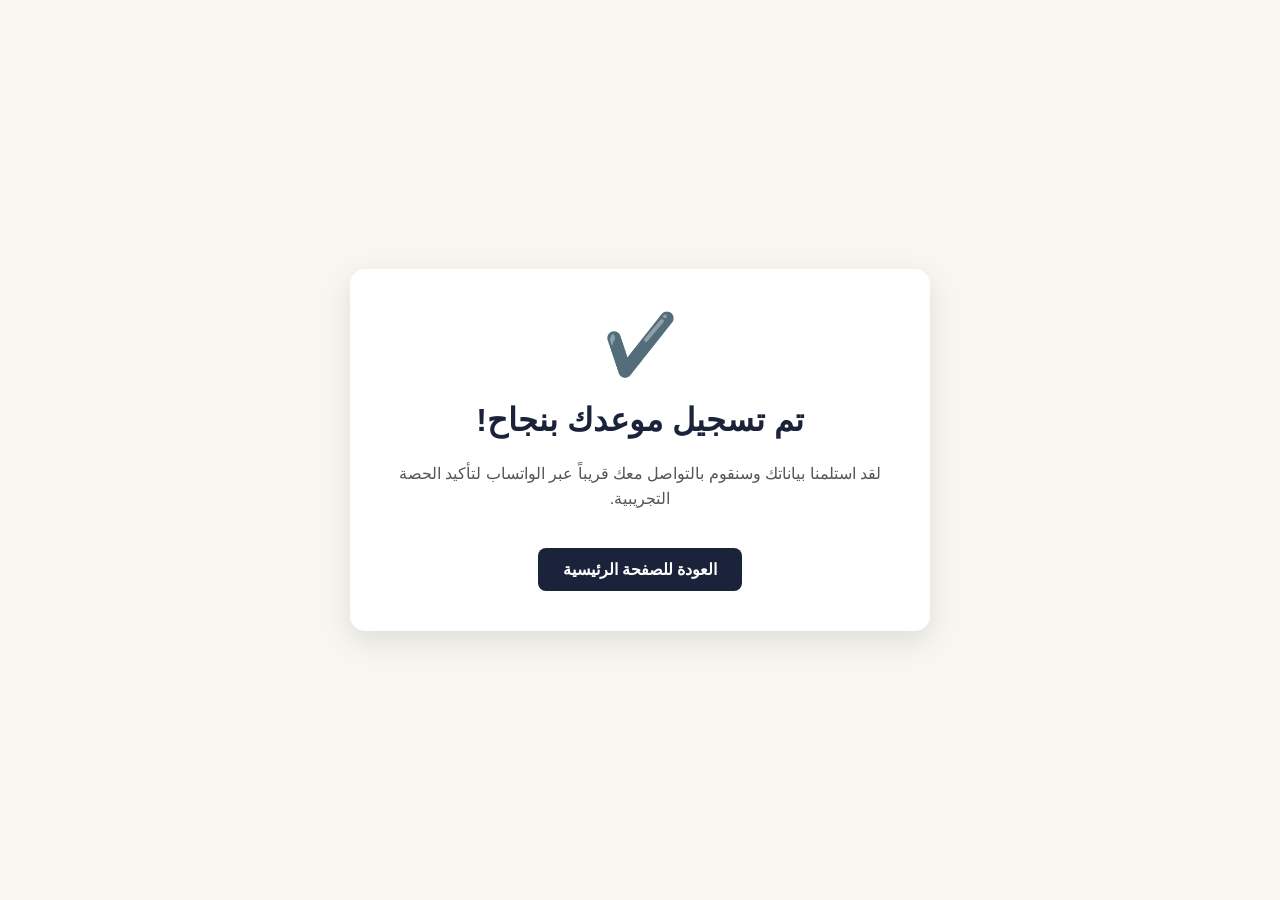
<file: thank-you.html>
<!DOCTYPE html>
<html lang="ar" dir="rtl">
<head>
    <meta charset="UTF-8">
    <meta name="viewport" content="width=device-width, initial-scale=1.0">
    <title>تم الحجز بنجاح - أكاديمية القارئ</title>
    <!-- الصق كود فيسبوك بيكسل (Facebook Pixel Base Code + Lead Event) هنا -->
    <style>
        body {
            font-family: 'Tajawal', sans-serif;
            background-color: #f8f6f0;
            display: flex;
            flex-direction: column;
            align-items: center;
            justify-content: center;
            height: 100vh;
            margin: 0;
            text-align: center;
        }
        .thank-you-container {
            background-color: #ffffff;
            padding: 40px;
            border-radius: 15px;
            box-shadow: 0 10px 30px rgba(0,0,0,0.1);
            max-width: 500px;
            width: 90%;
        }
        .success-icon {
            font-size: 60px;
            color: #2ecc71;
            margin-bottom: 20px;
        }
        h1 { color: #1a233a; }
        p { color: #555; line-height: 1.6; }
        .back-btn {
            display: inline-block;
            margin-top: 20px;
            padding: 12px 25px;
            background-color: #1a233a;
            color: #fff;
            text-decoration: none;
            border-radius: 8px;
            font-weight: bold;
        }
    </style>
</head>
<body>
    <div class="thank-you-container">
        <div class="success-icon">✔️</div>
        <h1>تم تسجيل موعدك بنجاح!</h1>
        <p>لقد استلمنا بياناتك وسنقوم بالتواصل معك قريباً عبر الواتساب لتأكيد الحصة التجريبية.</p>
        <a href="index.html" class="back-btn">العودة للصفحة الرئيسية</a>
    </div>
</body>
</html>
</file>
<file: style.css>
/* ==========================================================================
   أكاديمية القارئ — Design System
   نظام لوني موحّد: كحلي ملكي + بيج دافئ + ذهبي أكاديمي
   ========================================================================== */

:root {
  /* ---- 1. Core brand palette (single source of truth) ---- */
  --navy-950: #0E1626;
  --navy-900: #14213D;
  --navy-800: #1B2A4A;
  --navy-700: #253966;
  --navy-600: #34477A;
  --navy-500: #4B5D8C;
  --navy-100: #E9ECF4;
  --navy-50:  #F3F5FA;

  --gold-700: #9B7A3F;
  --gold-600: #B4914F;   /* ذهبي أكاديمي أساسي */
  --gold-500: #C7A667;
  --gold-300: #DEC48F;
  --gold-100: #F1E5CC;

  --beige-100: #F8F4EA;  /* بيج دافئ — خلفية عامة */
  --beige-50:  #FBF8F1;
  --beige-200: #EFE7D4;
  --ink: #232C3D;        /* لون النص الأساسي */

  /* ---- 2. Semantic tokens (light mode) — used across the whole page ---- */
  --primary-navy: var(--navy-800);
  --primary-navy-deep: var(--navy-950);
  --bg-beige: var(--beige-100);
  --card-bg: #FFFFFF;
  --card-bg-tint: var(--beige-50);
  --accent-gold: var(--gold-600);
  --accent-gold-light: var(--gold-300);
  --accent-gold-soft: rgba(180, 145, 79, 0.12);
  --text-main: var(--ink);
  --shadow-3d: 0 20px 45px rgba(20, 33, 61, 0.10), 0 2px 10px rgba(20, 33, 61, 0.05);

  --primary: var(--navy-700);
  --primary-dark: var(--navy-900);
  --primary-light: var(--navy-500);
  --primary-soft: var(--navy-100);
  --secondary: var(--gold-600);
  --secondary-dark: var(--gold-700);
  --secondary-light: var(--gold-300);
  --secondary-soft: var(--gold-100);
  --background: var(--beige-50);
  --background-soft: var(--beige-200);
  --surface: #FFFFFF;
  --surface-soft: var(--navy-50);
  --text-primary: var(--navy-950);
  --text-secondary: #55617A;
  --text-muted: #7C879C;
  --border: #E7E0CF;
  --divider: rgba(27, 42, 74, 0.08);
  --white: #ffffff;
  --dark-neutral: var(--navy-950);
  --font-display: 'Amiri', serif;
  --font-body: 'Tajawal', sans-serif;
  --radius: 18px;
  --radius-sm: 12px;
  --shadow: 0 4px 24px rgba(27, 42, 74, 0.08);
  --shadow-lg: 0 16px 50px rgba(27, 42, 74, 0.16);
  --wa: #25D366;

  /* ---- 3. Motion tokens ---- */
  --ease-soft: cubic-bezier(0.22, 1, 0.36, 1);
  --ease-spring: cubic-bezier(0.34, 1.56, 0.64, 1);
  --section-pad: 100px;
}

[data-theme="dark"] {
  --primary-navy: #0B1220;
  --primary-navy-deep: #05070D;
  --bg-beige: #0A0F1C;
  --card-bg: #141C30;
  --card-bg-tint: #101728;
  --accent-gold: #D8BD84;
  --accent-gold-light: #E8D6AE;
  --accent-gold-soft: rgba(216, 189, 132, 0.10);
  --text-main: #EDEAE0;
  --shadow-3d: 0 20px 45px rgba(0, 0, 0, 0.45), 0 2px 10px rgba(0, 0, 0, 0.3);

  --primary: #8B97BE;
  --primary-dark: #AEB9DA;
  --primary-light: #3B4A72;
  --primary-soft: #1B2740;
  --secondary: #D8BD84;
  --secondary-dark: #E8D6AE;
  --secondary-light: #8A7343;
  --secondary-soft: #241E12;
  --background: #0A0F1C;
  --background-soft: #101828;
  --surface: #141C30;
  --surface-soft: #1B2540;
  --text-primary: #EDEAE0;
  --text-secondary: #C3C7D4;
  --text-muted: #8891A4;
  --border: #26314A;
  --divider: rgba(139, 151, 190, 0.16);
  --white: #141C30;
  --dark-neutral: #05070D;
}

*, *::before, *::after { box-sizing: border-box; margin: 0; padding: 0; }
html { scroll-behavior: smooth; }

body {
  font-family: var(--font-body);
  background: var(--bg-beige);
  color: var(--text-main);
  overflow-x: hidden;
  transition: background 0.35s ease, color 0.35s ease;
  -webkit-font-smoothing: antialiased;
}

[data-lang="en"] { font-family: 'Inter', var(--font-body); }

/* ── Accessibility: visible keyboard focus everywhere ── */
a:focus-visible,
button:focus-visible,
input:focus-visible,
[tabindex]:focus-visible {
  outline: 2px solid var(--accent-gold);
  outline-offset: 3px;
  border-radius: 4px;
}

::selection { background: var(--accent-gold); color: var(--primary-navy-deep); }

/* ══ SCROLLBAR ══ */
::-webkit-scrollbar { width: 8px; }
::-webkit-scrollbar-track { background: var(--primary-soft); }
::-webkit-scrollbar-thumb { background: var(--primary-light); border-radius: 10px; }

/* ══════════════════════════ NAVBAR ══════════════════════════ */
nav {
  position: fixed; top: 0; left: 0; right: 0; z-index: 1000;
  padding: 0 2rem;
  height: 72px;
  display: flex; align-items: center; justify-content: space-between;
  background: var(--surface);
  background: color-mix(in srgb, var(--surface) 88%, transparent);
  backdrop-filter: blur(20px) saturate(140%);
  -webkit-backdrop-filter: blur(20px) saturate(140%);
  border-bottom: 1px solid var(--divider);
  transition: box-shadow 0.3s ease, height 0.3s ease, background 0.3s ease;
}
nav.scrolled {
  height: 64px;
  box-shadow: 0 8px 32px rgba(20, 33, 61, 0.10);
}
.nav-logo {
  display: flex; align-items: center; gap: 12px;
  text-decoration: none;
}
.nav-logo img {
  height: 46px;
  width: auto;
  object-fit: contain;
  border-radius: 8px;
  transition: transform 0.3s var(--ease-soft);
}
.nav-logo:hover img { transform: rotate(-4deg) scale(1.04); }
.nav-logo-text { line-height: 1.25; }
.nav-logo-ar {
  font-family: var(--font-display);
  font-size: 20px; font-weight: 700;
  color: var(--primary-navy);
}
.nav-logo-en {
  font-size: 10.5px; color: var(--accent-gold);
  letter-spacing: 0.14em;
  text-transform: uppercase;
  font-weight: 700;
}
.nav-links {
  display: flex; align-items: center; gap: 2.1rem;
  list-style: none;
}
.nav-links a {
  position: relative;
  text-decoration: none;
  font-size: 15px; font-weight: 600;
  color: var(--text-secondary);
  transition: color 0.25s ease;
  padding: 4px 0;
}
.nav-links a::after {
  content: '';
  position: absolute; right: 0; bottom: -2px;
  width: 0; height: 2px;
  background: var(--accent-gold);
  transition: width 0.3s var(--ease-soft);
}
[data-dir="ltr"] .nav-links a::after { right: auto; left: 0; }
.nav-links a:hover { color: var(--primary-navy); }
.nav-links a:hover::after { width: 100%; }

.nav-actions {
  display: flex; align-items: center; gap: 10px;
}
.theme-toggle, .lang-toggle {
  background: var(--surface-soft);
  border: 1px solid var(--border);
  color: var(--text-primary);
  width: 40px; height: 40px;
  border-radius: 10px;
  cursor: pointer;
  display: flex; align-items: center; justify-content: center;
  font-size: 14px; font-weight: 700;
  transition: all 0.25s var(--ease-soft);
}
.lang-toggle { width: auto; padding: 0 14px; font-family: inherit; }
.theme-toggle:hover, .lang-toggle:hover {
  background: var(--accent-gold-soft);
  border-color: var(--accent-gold);
  color: var(--accent-gold);
  transform: translateY(-2px);
}

.nav-cta {
  background: var(--primary-navy);
  color: #fff !important;
  padding: 11px 26px;
  border-radius: 10px;
  font-weight: 700 !important;
  border: none;
  cursor: pointer;
  letter-spacing: 0.01em;
  transition: background 0.25s ease, transform 0.2s var(--ease-spring), box-shadow 0.25s ease !important;
  box-shadow: 0 6px 18px rgba(20, 33, 61, 0.22);
}
.nav-cta:hover {
  background: linear-gradient(135deg, var(--primary-navy), var(--navy-700));
  transform: translateY(-2px);
  box-shadow: 0 10px 26px rgba(20, 33, 61, 0.3);
}

.nav-hamburger {
  display: none;
  flex-direction: column; justify-content: center; gap: 5px;
  cursor: pointer; padding: 4px; width: 34px; height: 34px;
  background: none; border: none;
}
.nav-hamburger span {
  display: block; width: 24px; height: 2px;
  background: var(--text-primary); border-radius: 2px;
  transition: transform 0.3s var(--ease-soft), opacity 0.2s ease;
}
.nav-hamburger.active span:nth-child(1) { transform: translateY(7px) rotate(45deg); }
.nav-hamburger.active span:nth-child(2) { opacity: 0; }
.nav-hamburger.active span:nth-child(3) { transform: translateY(-7px) rotate(-45deg); }

.mobile-menu {
  position: fixed; top: 0; left: 0; right: 0; z-index: 999;
  background: var(--surface);
  padding: 90px 1.75rem 2rem;
  box-shadow: var(--shadow-lg);
  display: flex; flex-direction: column; gap: 0.25rem;
  min-height: 100vh;
  transform: translateY(-12px);
  opacity: 0;
  visibility: hidden;
  pointer-events: none;
  transition: opacity 0.3s var(--ease-soft), transform 0.35s var(--ease-soft), visibility 0.3s;
}
.mobile-menu.open {
  transform: translateY(0);
  opacity: 1;
  visibility: visible;
  pointer-events: auto;
}
.mobile-menu a {
  text-decoration: none; font-size: 17px; font-weight: 700;
  color: var(--text-primary); padding: 14px 4px;
  border-bottom: 1px solid var(--border);
  opacity: 0; transform: translateY(10px);
  transition: opacity 0.35s ease, transform 0.35s ease, color 0.2s ease;
}
.mobile-menu.open a { opacity: 1; transform: translateY(0); }
.mobile-menu.open a:nth-child(1) { transition-delay: 0.05s; }
.mobile-menu.open a:nth-child(2) { transition-delay: 0.1s; }
.mobile-menu.open a:nth-child(3) { transition-delay: 0.15s; }
.mobile-menu.open a:nth-child(4) { transition-delay: 0.2s; }
.mobile-menu.open a:nth-child(5) { transition-delay: 0.25s; }
.mobile-menu.open a:nth-child(6) { transition-delay: 0.3s; }
.mobile-menu a:hover { color: var(--accent-gold); }
.mobile-actions {
  display: flex; gap: 10px; justify-content: space-between; margin-top: 14px;
}
.mobile-actions button { flex: 1; padding: 12px; border-radius: 10px; }
.mobile-cta { text-align: center; display: block; width: 100%; border-bottom: none !important; opacity: 1 !important; transform: none !important; margin-top: 8px; }

/* ══════════════════════════ HERO ══════════════════════════ */
.hero {
  min-height: 100vh;
  display: flex; align-items: center;
  position: relative;
  overflow: hidden;
  padding-top: 72px;
  background: linear-gradient(160deg, var(--navy-50) 0%, var(--bg-beige) 55%);
}
.hero-pattern {
  position: absolute; inset: 0;
  opacity: 0.5;
  background-image:
    repeating-linear-gradient(45deg, rgba(180,145,79,0.07) 0 1px, transparent 1px 46px),
    repeating-linear-gradient(-45deg, rgba(180,145,79,0.07) 0 1px, transparent 1px 46px),
    radial-gradient(circle at 15% 25%, rgba(27, 42, 74, 0.07) 0%, transparent 45%),
    radial-gradient(circle at 85% 75%, rgba(180, 145, 79, 0.10) 0%, transparent 40%);
  -webkit-mask-image: linear-gradient(180deg, rgba(0,0,0,0.9), rgba(0,0,0,0.15));
  mask-image: linear-gradient(180deg, rgba(0,0,0,0.9), rgba(0,0,0,0.15));
}

.hero-content {
  position: relative; z-index: 1;
  max-width: 1200px; margin: 0 auto;
  padding: 4rem 2rem;
  display: grid; grid-template-columns: 1.1fr 0.9fr;
  gap: 4rem; align-items: center;
}
.hero-badge {
  display: inline-flex; align-items: center; gap: 8px;
  background: var(--surface);
  border: 1px solid var(--accent-gold-soft);
  color: var(--primary-navy);
  padding: 9px 22px; border-radius: 50px;
  font-size: 13.5px; font-weight: 700;
  letter-spacing: 0.02em;
  margin-bottom: 1.5rem;
  box-shadow: var(--shadow);
  animation: fadeInDown 0.8s var(--ease-soft) both;
}
.hero-title {
  font-family: var(--font-display);
  font-size: clamp(2.4rem, 5vw, 4rem);
  font-weight: 700;
  color: var(--text-primary);
  line-height: 1.22;
  margin-bottom: 1.2rem;
  animation: fadeInDown 0.9s var(--ease-soft) both;
  animation-delay: 0.1s;
}
.hero-title span { color: var(--primary-navy); display: block; font-size: clamp(1.8rem, 3.5vw, 2.5rem); margin-top: 12px;}
.hero-title span:last-child { color: var(--accent-gold); }
.hero-sub {
  font-size: 18px; font-weight: 500;
  color: var(--text-secondary);
  line-height: 1.85;
  max-width: 560px;
  margin-bottom: 2.5rem;
  animation: fadeInDown 1s var(--ease-soft) both;
  animation-delay: 0.2s;
}
.hero-btns {
  display: flex; gap: 16px; flex-wrap: wrap;
  animation: fadeInDown 1.1s var(--ease-soft) both;
  animation-delay: 0.3s;
}
.btn-primary {
  display: inline-flex; align-items: center; gap: 8px;
  background: var(--primary-navy);
  color: var(--white);
  padding: 17px 34px;
  border-radius: 12px;
  font-size: 16px; font-weight: 700;
  text-decoration: none; border: none; cursor: pointer;
  transition: transform 0.25s var(--ease-spring), box-shadow 0.3s ease, background 0.3s ease;
  box-shadow: 0 10px 28px rgba(20, 33, 61, 0.28);
}
.btn-primary:hover {
  background: linear-gradient(135deg, var(--primary-navy), var(--navy-700));
  transform: translateY(-3px);
  box-shadow: 0 16px 36px rgba(20, 33, 61, 0.35);
  color: white;
}
.btn-wa {
  display: inline-flex; align-items: center; gap: 8px;
  background: var(--wa);
  color: #fff;
  padding: 17px 34px;
  border-radius: 12px;
  font-size: 16px; font-weight: 700;
  text-decoration: none;
  transition: transform 0.25s var(--ease-spring), box-shadow 0.3s ease, background 0.3s ease;
  box-shadow: 0 10px 28px rgba(37,211,102,0.28);
}
.btn-wa:hover { background: #20ba5a; transform: translateY(-3px); box-shadow: 0 16px 36px rgba(37,211,102,0.35); color: white; }

.hero-visual {
  display: flex; justify-content: center; align-items: center;
  animation: fadeIn 1.2s var(--ease-soft) both;
  animation-delay: 0.3s;
  position: relative;
}
.hero-visual::before {
  content: '';
  position: absolute;
  width: min(80vw, 340px); height: min(80vw, 340px);
  border: 1px solid var(--accent-gold-soft);
  border-radius: 50%;
  animation: spin 40s linear infinite;
}
.hero-visual::after {
  content: '';
  position: absolute;
  width: min(65vw, 270px); height: min(65vw, 270px);
  border: 1px dashed var(--accent-gold-soft);
  border-radius: 50%;
}
.hero-visual img {
  width: min(70vw, 300px);
  height: auto;
  border-radius: 20px;
  box-shadow: var(--shadow-lg);
  border: 4px solid var(--surface);
  position: relative;
}
@keyframes spin { from { transform: rotate(0deg); } to { transform: rotate(360deg); } }
@keyframes fadeInDown { from { opacity: 0; transform: translateY(-24px); } to { opacity: 1; transform: translateY(0); } }
@keyframes fadeIn { from { opacity: 0; } to { opacity: 1; } }

/* ══════════════════════════ SECTION BASE ══════════════════════════ */
section {
  padding: var(--section-pad) 0;
  scroll-margin-top: 72px;
}
.container { max-width: 1200px; margin: 0 auto; padding: 0 2rem; }
.section-tag {
  display: inline-flex; align-items: center; gap: 8px;
  background: var(--accent-gold-soft);
  color: var(--gold-700);
  padding: 8px 18px; border-radius: 50px;
  font-size: 13.5px; font-weight: 700;
  letter-spacing: 0.02em;
  margin-bottom: 16px;
}
[data-theme="dark"] .section-tag { color: var(--accent-gold); }
.section-title {
  font-family: var(--font-display);
  font-size: clamp(2rem, 4vw, 2.75rem);
  font-weight: 700;
  color: var(--text-primary);
  line-height: 1.3;
  margin-bottom: 1rem;
}
.section-sub {
  font-size: 17px; color: var(--text-secondary);
  line-height: 1.85; max-width: 700px;
}
.text-center { text-align: center; margin-left: auto; margin-right: auto;}

/* ══ Scroll-reveal: soft, staggered ══ */
.reveal {
  opacity: 0;
  transform: translateY(28px);
  transition: opacity 0.7s var(--ease-soft), transform 0.7s var(--ease-soft);
}
.reveal.visible { opacity: 1; transform: translateY(0); }

@media (prefers-reduced-motion: no-preference) {
  .reveal.visible .service-card,
  .reveal.visible .process-step,
  .reveal.visible .feature-item,
  .reveal.visible .pricing-card,
  .reveal.visible .stat-item,
  .reveal.visible .faq-item {
    animation: cardRise 0.6s var(--ease-soft) both;
  }
  .services-grid .service-card:nth-child(1), .process-steps .process-step:nth-child(1), .features-list .feature-item:nth-child(1), .stats-grid .stat-item:nth-child(1), .faq-list .faq-item:nth-child(1) { animation-delay: 0.03s; }
  .services-grid .service-card:nth-child(2), .process-steps .process-step:nth-child(2), .features-list .feature-item:nth-child(2), .stats-grid .stat-item:nth-child(2), .faq-list .faq-item:nth-child(2) { animation-delay: 0.09s; }
  .services-grid .service-card:nth-child(3), .process-steps .process-step:nth-child(3), .features-list .feature-item:nth-child(3), .stats-grid .stat-item:nth-child(3), .faq-list .faq-item:nth-child(3) { animation-delay: 0.15s; }
  .services-grid .service-card:nth-child(4), .process-steps .process-step:nth-child(4), .features-list .feature-item:nth-child(4), .stats-grid .stat-item:nth-child(4), .faq-list .faq-item:nth-child(4) { animation-delay: 0.21s; }
  .services-grid .service-card:nth-child(5), .process-steps .process-step:nth-child(5), .features-list .feature-item:nth-child(5), .faq-list .faq-item:nth-child(5) { animation-delay: 0.27s; }
  .services-grid .service-card:nth-child(6), .process-steps .process-step:nth-child(6), .features-list .feature-item:nth-child(6), .faq-list .faq-item:nth-child(6) { animation-delay: 0.33s; }
  .features-list .feature-item:nth-child(7), .faq-list .faq-item:nth-child(7) { animation-delay: 0.39s; }
  .features-list .feature-item:nth-child(8) { animation-delay: 0.45s; }
  .features-list .feature-item:nth-child(9) { animation-delay: 0.51s; }
  .pricing-card:nth-child(1) { animation-delay: 0.05s; }
  .pricing-card:nth-child(2) { animation-delay: 0.16s; }
}
@keyframes cardRise { from { opacity: 0; transform: translateY(18px); } to { opacity: 1; transform: translateY(0); } }

/* ══════════════════════════ STATS BAR ══════════════════════════ */
.stats-bar {
  background: var(--surface);
  border-bottom: 1px solid var(--border);
  border-top: 1px solid var(--border);
  padding: 3.25rem 0;
}
.stats-grid {
  display: grid;
  grid-template-columns: repeat(auto-fit, minmax(200px, 1fr));
  gap: 2rem;
  text-align: center;
}
.stat-item { padding: 1rem; transition: transform 0.3s var(--ease-soft); }
.stat-item:hover { transform: translateY(-4px); }
.stat-icon { font-size: 30px; margin-bottom: 14px; color: var(--accent-gold); }
.stat-num { font-size: 38px; font-weight: 900; color: var(--text-primary); line-height: 1; margin-bottom: 10px; font-family: var(--font-display);}
.stat-label { font-size: 15.5px; font-weight: 600; color: var(--text-secondary); }

/* ══════════════════════════ ABOUT ══════════════════════════ */
.about { background: var(--background-soft); }
.about-grid { display: grid; grid-template-columns: 1fr 1fr; gap: 4.5rem; align-items: center;}
.about-card {
    background: var(--surface);
    padding: 2.4rem;
    border-radius: var(--radius);
    box-shadow: var(--shadow);
    border: 1px solid var(--divider);
    border-inline-start: 3px solid var(--accent-gold);
    margin-bottom: 1.5rem;
    transition: transform 0.35s var(--ease-soft), box-shadow 0.35s ease;
}
.about-card:hover { transform: translateY(-4px); box-shadow: var(--shadow-lg); }
.about-card h3 { color: var(--primary-navy); font-family: var(--font-display); font-size: 23px; margin-bottom: 12px;}
.about-card p { color: var(--text-secondary); line-height: 1.85; font-size: 15.5px;}

/* ══════════════════════════ SERVICES ══════════════════════════ */
.services { background: var(--surface); }
.services-grid {
  display: grid;
  grid-template-columns: repeat(auto-fill, minmax(280px, 1fr));
  gap: 24px; margin-top: 4rem;
}
.service-card {
  background: var(--background-soft);
  border-radius: var(--radius);
  padding: 2.2rem 2rem;
  box-shadow: var(--shadow);
  border: 1px solid var(--border);
  transition: transform 0.35s var(--ease-soft), box-shadow 0.35s ease, background 0.35s ease, border-color 0.35s ease;
  text-align: center;
}
.service-card:hover {
  transform: translateY(-6px);
  box-shadow: var(--shadow-lg);
  border-color: var(--accent-gold);
  background: var(--surface);
}
.service-icon {
  width: 62px; height: 62px;
  background: var(--primary-soft);
  color: var(--primary-navy);
  border-radius: 16px;
  display: flex; align-items: center; justify-content: center;
  font-size: 27px; margin: 0 auto 1.4rem;
  transition: transform 0.35s var(--ease-spring), background 0.35s ease, color 0.35s ease;
}
.service-card:hover .service-icon { background: var(--primary-navy); color: var(--accent-gold-light); transform: scale(1.08) rotate(-4deg); }
.service-title { font-size: 19.5px; font-weight: 700; color: var(--text-primary); margin-bottom: 10px; font-family: var(--font-display);}
.service-text { font-size: 15px; color: var(--text-secondary); line-height: 1.65; }

/* ══════════════════════════ PROCESS ══════════════════════════ */
.process { background: var(--background-soft); }
.process-steps {
  display: grid;
  grid-template-columns: repeat(auto-fill, minmax(250px, 1fr));
  gap: 28px; margin-top: 4rem;
  position: relative;
}
.process-step {
    background: var(--surface);
    padding: 2rem;
    border-radius: var(--radius);
    text-align: center;
    position: relative; z-index: 1;
    box-shadow: var(--shadow);
    border: 1px solid var(--divider);
    transition: transform 0.35s var(--ease-soft), box-shadow 0.35s ease;
}
.process-step:hover { transform: translateY(-5px); box-shadow: var(--shadow-lg); }
.step-num {
  width: 48px; height: 48px;
  background: var(--primary-navy);
  border-radius: 12px;
  display: flex; align-items: center; justify-content: center;
  margin: 0 auto 1.2rem;
  font-size: 19px; font-weight: 900;
  color: var(--accent-gold);
  font-family: var(--font-display);
}
.step-title { font-size: 17.5px; font-weight: 700; color: var(--text-primary); margin-bottom: 10px; }
.step-text { font-size: 14.5px; color: var(--text-muted); line-height: 1.65; }

/* ══════════════════════════ FEATURES ══════════════════════════ */
.features { background: var(--surface); }
.features-list { display: grid; grid-template-columns: repeat(auto-fit, minmax(300px, 1fr)); gap: 18px; margin-top: 3rem;}
.feature-item {
  display: flex; align-items: center; gap: 15px; padding: 17px 18px;
  background: var(--background-soft); border-radius: 12px; border: 1px solid var(--border);
  transition: transform 0.3s var(--ease-soft), border-color 0.3s ease, background 0.3s ease;
}
.feature-item:hover { transform: translateX(-4px); border-color: var(--accent-gold); background: var(--accent-gold-soft); }
[data-dir="ltr"] .feature-item:hover { transform: translateX(4px); }
.feature-item span:first-child { font-size: 20px; }
.feature-item span:last-child { font-weight: 600; color: var(--text-primary); font-size: 15.5px;}

/* ══════════════════════════ PRICING — Glassmorphism 3D ══════════════════════════ */
.pricing-card {
  background: linear-gradient(165deg, var(--card-bg) 0%, var(--card-bg-tint) 100%);
  border-radius: 24px;
  padding: 42px 32px;
  width: 350px;
  position: relative;
  box-shadow: var(--shadow-3d);
  transition: transform 0.45s var(--ease-spring), box-shadow 0.45s ease, border-color 0.45s ease;
  transform-style: preserve-3d;
  perspective: 1000px;
  border: 1px solid var(--accent-gold-soft);
  backdrop-filter: blur(10px);
}
.pricing-card--wide { width: 450px; }
.pricing-card:hover {
  transform: translateY(-8px) rotateX(2deg) rotateY(-2deg);
  box-shadow: 0 34px 64px rgba(20, 33, 61, 0.14), 0 12px 24px rgba(180, 145, 79, 0.12);
  border-color: var(--accent-gold);
}

.badge-3d {
  position: absolute;
  top: -15px;
  right: 30px;
  background: linear-gradient(135deg, var(--gold-500), var(--gold-700));
  color: #fff;
  padding: 8px 20px;
  border-radius: 50px;
  font-weight: 700;
  font-size: 13.5px;
  box-shadow: 0 8px 18px rgba(180, 145, 79, 0.35);
  transform: translateZ(30px);
}
[data-dir="ltr"] .badge-3d { right: auto; left: 30px; }

.pricing-card h3 {
  color: var(--primary-navy);
  font-size: 25px;
  text-align: center;
  margin-bottom: 26px;
  font-weight: 800;
  font-family: var(--font-display);
  transform: translateZ(20px);
}

.btn-3d {
  width: 100%;
  background: linear-gradient(135deg, var(--primary-navy), var(--navy-950));
  color: #fff;
  border: none;
  padding: 16px;
  border-radius: 14px;
  font-size: 15.5px;
  font-weight: 700;
  cursor: pointer;
  box-shadow: 0 10px 22px rgba(20, 33, 61, 0.25);
  transition: transform 0.3s var(--ease-spring), box-shadow 0.3s ease, background 0.3s ease;
  transform: translateZ(25px);
}
.btn-3d:hover {
  background: linear-gradient(135deg, var(--navy-950), var(--primary-navy));
  box-shadow: 0 14px 30px rgba(20, 33, 61, 0.35);
  transform: translateY(-3px) translateZ(25px);
}
.btn-3d--wa {
  background: linear-gradient(135deg, var(--wa), #1da851);
  box-shadow: 0 10px 22px rgba(37,211,102,0.28);
  text-decoration: none;
  display: inline-flex; align-items: center; justify-content: center;
}
.btn-3d--wa:hover { background: linear-gradient(135deg, #1da851, var(--wa)); box-shadow: 0 14px 30px rgba(37,211,102,0.35); }
.btn-outline-navy {
  background: transparent;
  color: var(--primary-navy);
  border: 2px solid var(--primary-navy);
  box-shadow: none;
  text-decoration: none;
}
.btn-outline-navy:hover {
  background: var(--primary-navy);
  color: #fff;
  box-shadow: 0 10px 22px rgba(20, 33, 61, 0.22);
}
[data-theme="dark"] .btn-outline-navy { color: var(--text-primary); border-color: var(--accent-gold); }
[data-theme="dark"] .btn-outline-navy:hover { background: var(--accent-gold); color: var(--navy-950); }

.pricing-features {
  list-style: none;
  padding: 0;
  margin-bottom: 30px;
  transform: translateZ(10px);
}
.pricing-features li {
  display: flex;
  align-items: center;
  justify-content: space-between;
  gap: 10px;
  margin-bottom: 14px;
  font-size: 15px;
  color: var(--text-main);
  border-bottom: 1px solid var(--divider);
  padding-bottom: 9px;
}
.pricing-features .check { color: var(--accent-gold); font-size: 16px; }
.pricing-features .dot { color: var(--accent-gold); font-size: 20px; font-weight: bold; }

.discount-lead { color: var(--text-muted); margin-bottom: 20px; text-align: center; transform: translateZ(10px); }

.discount-box {
  background: var(--accent-gold-soft);
  border: 1px solid var(--accent-gold-soft);
  border-radius: 16px;
  padding: 20px;
  transform: translateZ(15px);
}
.discount-box h4 {
  color: var(--primary-navy);
  margin-bottom: 15px;
  font-size: 17.5px;
  font-family: var(--font-display);
}
[data-theme="dark"] .discount-box h4 { color: var(--accent-gold); }

.pricing-grid, .discounts-grid {
  display: flex; flex-wrap: wrap; justify-content: center; gap: 30px; margin-top: 3rem;
}

/* ══ HELP BANNER ══ */
.help-banner-content {
  background: linear-gradient(155deg, var(--primary-navy) 0%, var(--navy-950) 100%);
  border-radius: 26px;
  padding: 64px 40px;
  text-align: center;
  color: white;
  box-shadow: var(--shadow-3d);
  position: relative;
  overflow: hidden;
  transform-style: preserve-3d;
  perspective: 1000px;
  transition: transform 0.45s var(--ease-spring);
}
.help-banner-content::before {
  content: '';
  position: absolute; inset: 0;
  background-image:
    repeating-linear-gradient(45deg, rgba(216,189,132,0.06) 0 1px, transparent 1px 40px),
    repeating-linear-gradient(-45deg, rgba(216,189,132,0.06) 0 1px, transparent 1px 40px);
  pointer-events: none;
}
.help-banner-content:hover { transform: translateY(-5px) rotateX(1.5deg); }
.help-banner-content h2 {
  font-size: 32px;
  margin-bottom: 15px;
  font-weight: 800;
  font-family: var(--font-display);
  transform: translateZ(30px);
  position: relative;
}
.help-banner-content p {
  font-size: 18px;
  margin-bottom: 30px;
  opacity: 0.85;
  transform: translateZ(20px);
  position: relative;
}
.help-btns {
  display: flex;
  justify-content: center;
  gap: 20px;
  flex-wrap: wrap;
  transform: translateZ(35px);
  position: relative;
}
.help-btns .btn-3d { width: auto; padding: 16px 34px; }

/* ══ CHILDREN ══ */
.children {
  background: linear-gradient(150deg, var(--primary-soft), var(--surface));
  border-radius: 30px; margin: 4rem 2rem; padding: 4rem;
  border: 1px solid var(--border); box-shadow: var(--shadow);
  position: relative; overflow: hidden;
}
.children-content { text-align: center; max-width: 800px; margin: 0 auto; position: relative; }
.children-tags { display: flex; flex-wrap: wrap; justify-content: center; gap: 10px; margin-top: 2rem;}
.child-tag {
  background: var(--surface); padding: 10px 22px; border-radius: 50px;
  font-weight: 600; color: var(--primary-navy);
  box-shadow: 0 3px 12px rgba(20,33,61,0.06); border: 1px solid var(--border);
  transition: transform 0.25s var(--ease-spring), border-color 0.25s ease, color 0.25s ease;
}
.child-tag:hover { transform: translateY(-3px); border-color: var(--accent-gold); color: var(--gold-700); }

/* ══ BOOKING CTA ══ */
.booking-cta {
  background: linear-gradient(135deg, var(--primary-navy) 0%, var(--navy-700) 100%);
  padding: 88px 2rem; text-align: center; border-radius: 26px; margin: 4rem 2rem;
  box-shadow: var(--shadow-lg);
  color: white;
  position: relative; overflow: hidden;
}
.booking-cta::before {
  content: '';
  position: absolute; inset: 0;
  background-image:
    repeating-linear-gradient(45deg, rgba(216,189,132,0.05) 0 1px, transparent 1px 40px),
    repeating-linear-gradient(-45deg, rgba(216,189,132,0.05) 0 1px, transparent 1px 40px);
}
.booking-cta > * { position: relative; }
.booking-cta .section-title { color: white; }
.booking-cta .section-sub { color: rgba(255,255,255,0.85); margin-bottom: 2rem;}
.booking-cta .btn-primary { background: var(--accent-gold); color: var(--navy-950); box-shadow: 0 10px 28px rgba(0,0,0,0.25); }
.booking-cta .btn-primary:hover { background: var(--gold-500); color: var(--navy-950); }

/* ══════════════════════════ MODAL POPUP ══════════════════════════ */
.modal-overlay {
  position: fixed; inset: 0; z-index: 2000;
  background: rgba(11, 18, 32, 0.65);
  backdrop-filter: blur(6px);
  display: flex; align-items: center; justify-content: center;
  padding: 1rem;
  opacity: 0; visibility: hidden;
  transition: opacity 0.35s var(--ease-soft), visibility 0.35s;
}
.modal-overlay.open { opacity: 1; visibility: visible; }
.modal-container {
  background: var(--surface);
  width: 100%; max-width: 800px;
  max-height: 90vh;
  border-radius: 22px;
  box-shadow: var(--shadow-lg);
  padding: 32px 22px 22px;
  position: relative;
  overflow-y: auto;
  transform: translateY(24px) scale(0.97);
  opacity: 0;
  transition: transform 0.4s var(--ease-spring), opacity 0.3s ease;
  border-top: 3px solid var(--accent-gold);
}
.modal-overlay.open .modal-container { transform: translateY(0) scale(1); opacity: 1; }
.modal-close {
  position: absolute; top: 16px; left: 16px;
  background: var(--background-soft);
  border: none; color: var(--text-primary);
  width: 38px; height: 38px; border-radius: 50%;
  font-size: 22px; cursor: pointer;
  display: flex; align-items: center; justify-content: center;
  transition: background 0.25s ease, transform 0.25s var(--ease-spring), color 0.25s ease;
}
[data-dir="ltr"] .modal-close { left: auto; right: 16px; }
.modal-close:hover { background: var(--accent-gold); color: #fff; transform: rotate(90deg); }
.modal-title {
  font-family: var(--font-display);
  color: var(--primary-navy);
  font-size: 23px;
  margin-bottom: 16px;
  text-align: center;
}

.form-container {
  margin-top: 1rem;
  background: var(--surface);
  border-radius: 14px;
  overflow: hidden;
  padding: 5px;
}
.form-container iframe { width: 100%; height: 700px; border: none; border-radius: 10px; }

/* ══════════════════════════ FAQ ══════════════════════════ */
.faq { background: var(--background-soft); }
.faq-list { max-width: 800px; margin: 3rem auto 0; }
.faq-item {
  background: var(--surface);
  border: 1px solid var(--border);
  border-radius: var(--radius-sm);
  margin-bottom: 14px;
  overflow: hidden;
  transition: box-shadow 0.3s ease, border-color 0.3s ease;
}
.faq-item:hover { box-shadow: var(--shadow); border-color: var(--accent-gold); }
.faq-item.open { border-color: var(--primary-navy); box-shadow: var(--shadow); }
.faq-q {
  display: flex; align-items: center; justify-content: space-between; gap: 12px;
  padding: 20px 24px; cursor: pointer;
  font-size: 16px; font-weight: 700; color: var(--text-primary);
  width: 100%; border: none; background: transparent; text-align: inherit; font-family: inherit;
}
.faq-arrow {
  width: 32px; height: 32px;
  background: var(--primary-soft); color: var(--primary-navy);
  border-radius: 50%;
  display: flex; align-items: center; justify-content: center;
  font-size: 13px; flex-shrink: 0;
  transition: transform 0.35s var(--ease-spring), background 0.3s ease, color 0.3s ease;
}
.faq-item.open .faq-arrow { background: var(--accent-gold); color: #fff; transform: rotate(180deg); }
.faq-a {
  max-height: 0; overflow: hidden;
  transition: max-height 0.45s var(--ease-soft), padding 0.3s ease;
  padding: 0 24px;
}
.faq-item.open .faq-a { max-height: 300px; padding: 0 24px 20px; }
.faq-a p { font-size: 15px; color: var(--text-secondary); line-height: 1.85; }

/* ══════════════════════════ FOOTER ══════════════════════════ */
footer { background: var(--dark-neutral); padding: 80px 0 20px; color: white; }
.footer-grid { display: grid; grid-template-columns: 2fr 1fr 1fr; gap: 4rem; margin-bottom: 3rem; }
.footer-brand img { height: 58px; margin-bottom: 15px; border-radius: 8px;}
.footer-brand-title { font-family: var(--font-display); font-size: 27px; margin-bottom: 10px; }
.footer-about { font-size: 15px; color: rgba(255,255,255,0.68); line-height: 1.85; margin-bottom: 1.5rem; max-width: 400px;}
.footer-col-title { font-size: 17.5px; font-weight: 700; color: var(--accent-gold); margin-bottom: 1.5rem; font-family: var(--font-display);}
.footer-links { list-style: none; }
.footer-links li { margin-bottom: 12px; }
.footer-links a { font-size: 15px; color: rgba(255,255,255,0.68); text-decoration: none; transition: color 0.25s ease, padding-right 0.25s ease; }
[data-dir="ltr"] .footer-links a { transition: color 0.25s ease, padding-left 0.25s ease; }
.footer-links a:hover { color: var(--accent-gold); padding-right: 4px; }
[data-dir="ltr"] .footer-links a:hover { padding-right: 0; padding-left: 4px; }
.footer-link-btn {
  cursor: pointer; background: none; border: none; color: rgba(255,255,255,0.68);
  padding: 0; font: inherit; text-align: inherit;
}
.footer-contact p { font-size: 15px; color: rgba(255,255,255,0.68); margin-bottom: 10px; display: flex; align-items: center; gap: 10px;}
.footer-wa-btn {
  display: inline-flex; align-items: center; gap: 8px; margin-top: 15px; padding: 11px 22px;
  background: var(--wa); color: white; border-radius: 10px; text-decoration: none; font-weight: 700;
  transition: transform 0.25s var(--ease-spring), box-shadow 0.25s ease;
}
.footer-wa-btn:hover { transform: translateY(-3px); box-shadow: 0 10px 24px rgba(37,211,102,0.3); }
.footer-bottom {
  border-top: 1px solid rgba(255,255,255,0.1);
  padding-top: 20px; text-align: center;
  font-size: 14px; color: rgba(255,255,255,0.5);
}

/* ══════════════════════════ WHATSAPP FLOAT ══════════════════════════ */
.wa-float { position: fixed; bottom: calc(20px + env(safe-area-inset-bottom)); left: 30px; z-index: 999; }
[data-dir="ltr"] .wa-float { left: auto; right: 30px; }
.wa-float-btn {
  width: 58px; height: 58px;
  background: var(--wa);
  border-radius: 50%;
  display: flex; align-items: center; justify-content: center;
  box-shadow: 0 8px 26px rgba(37,211,102,0.4);
  text-decoration: none;
  transition: transform 0.3s var(--ease-spring);
  animation: wa-pulse 2.4s infinite;
}
.wa-float-btn:hover { transform: scale(1.1) rotate(-6deg); }
@keyframes wa-pulse {
  0% { box-shadow: 0 0 0 0 rgba(37,211,102,0.55); }
  70% { box-shadow: 0 0 0 16px rgba(37,211,102,0); }
  100% { box-shadow: 0 0 0 0 rgba(37,211,102,0); }
}
.wa-float-btn svg { width: 30px; height: 30px; fill: #fff; }

/* ══════════════════════════ RESPONSIVE ══════════════════════════ */
@media (max-width: 992px) {
  :root { --section-pad: 72px; }
  .hero-content, .about-grid { grid-template-columns: 1fr; text-align: center; gap: 3rem;}
  .hero-sub { margin-inline: auto; }
  .hero-btns { justify-content: center; }
  .about-card { text-align: center; border-inline-start: none; border-top: 3px solid var(--accent-gold); }
  .footer-grid { grid-template-columns: 1fr; gap: 2.5rem; text-align: center; }
  .footer-brand, .footer-contact, .footer-links { align-items: center; }
  .footer-about { margin-inline: auto; }
  .footer-contact p { justify-content: center; }
  .children { margin: 2rem 1rem; padding: 2.5rem 1.5rem;}
  .booking-cta { margin: 2rem 1rem; padding: 4rem 1.5rem;}
  .pricing-card--wide { width: 100%; max-width: 450px; }
}
@media (max-width: 768px) {
  .nav-links, .nav-actions .theme-toggle, .nav-actions .lang-toggle { display: none; }
  .nav-hamburger { display: flex; }
  .nav-actions { gap: 8px; }
  .nav-actions .nav-cta { display: none; }
  section { padding: 56px 0; }
  .hero-title { font-size: 2.15rem; }
  .hero-title span { font-size: 1.45rem; }
  .hero-visual img { width: min(60vw, 220px); }
  .hero-visual::before, .hero-visual::after { display: none; }
  .modal-container { max-height: 95vh; padding: 22px 12px; }
  .form-container iframe { height: 750px; }
  .pricing-card { width: 100%; max-width: 380px; padding: 34px 24px; }
}

@media (prefers-reduced-motion: reduce) {
  *, *::before, *::after {
    animation-duration: 0.01ms !important;
    animation-iteration-count: 1 !important;
    transition-duration: 0.01ms !important;
    scroll-behavior: auto !important;
  }
}
/* --- تنسيقات دائرة السعر بجوار اسم الباقة --- */
.package-title-wrapper {
    display: flex;
    align-items: center;
    justify-content: center;
    gap: 15px; /* المسافة بين اسم الباقة ودائرة السعر */
    margin-bottom: 25px;
}

.package-title-wrapper h3 {
    margin: 0; /* لمنع أي هوامش زائدة حول العنوان */
    color: #1a233a; /* لون اسم الباقة */
}

.price-circle {
    background-color: #b5985a; /* لون الدائرة الذهبي (متناسق مع شارة الأكثر متابعة) */
    color: #ffffff;
    width: 75px;
    height: 75px;
    border-radius: 50%;
    display: flex;
    flex-direction: column;
    align-items: center;
    justify-content: center;
    box-shadow: 0 4px 8px rgba(0, 0, 0, 0.15); /* ظل خفيف للدائرة */
    text-align: center;
    transition: transform 0.3s ease;
}

/* تأثير بسيط عند مرور الماوس على الدائرة */
.price-circle:hover {
    transform: scale(1.05);
}

.price-amount {
    font-size: 22px;
    font-weight: bold;
    line-height: 1.1;
}

.price-currency {
    font-size: 11px;
    font-weight: normal;
}
</file>
